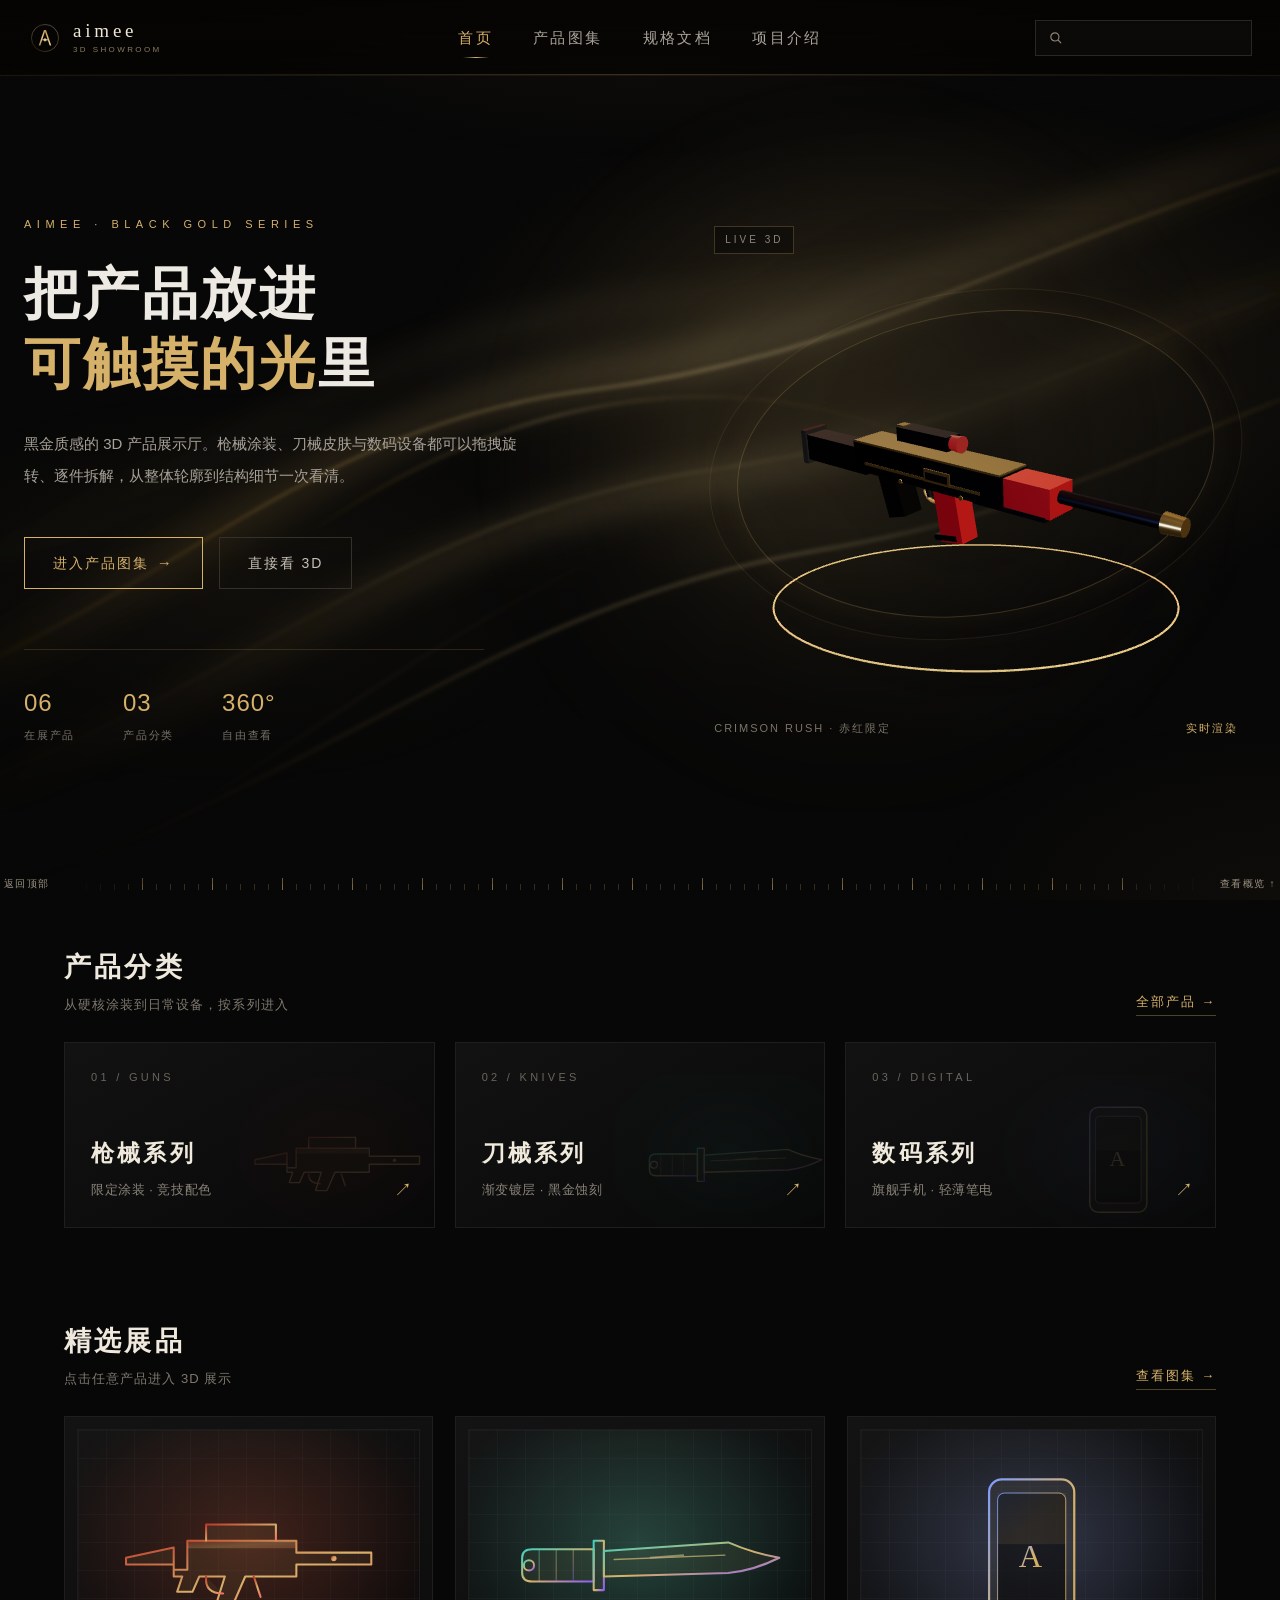
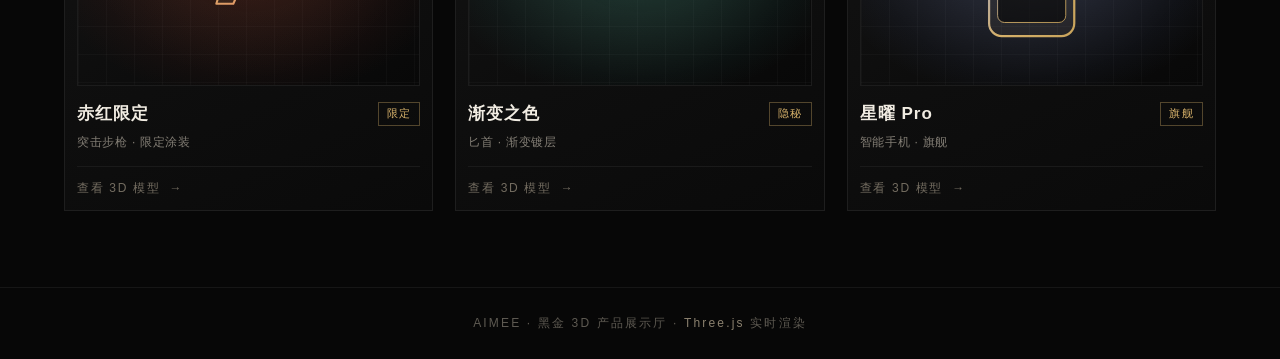
<file: index.html>
<!DOCTYPE html>
<html lang="zh-CN">
<head>
<meta charset="UTF-8">
<meta name="viewport" content="width=device-width, initial-scale=1.0">
<title>AIMEE · 黑金 3D 产品展示</title>
<link rel="stylesheet" href="assets/css/site.css">
</head>
<body id="top">
<div class="nav" id="nav"></div>
<div id="goldParticles" aria-hidden="true"></div>

<div class="hero-aura" aria-hidden="true">
  <div class="aura-glow"></div>
  <svg viewBox="0 0 1440 900" preserveAspectRatio="xMidYMid slice">
    <defs>
      <linearGradient id="silkGold" x1="0" y1="1" x2="1" y2="0">
        <stop offset="0" stop-color="#8A6226" stop-opacity="0"/>
        <stop offset="0.28" stop-color="#C9963F" stop-opacity="0.6"/>
        <stop offset="0.62" stop-color="#F3D99B" stop-opacity="0.95"/>
        <stop offset="0.86" stop-color="#B98A3D" stop-opacity="0.35"/>
        <stop offset="1" stop-color="#8A6226" stop-opacity="0"/>
      </linearGradient>
      <linearGradient id="silkFaint" x1="0" y1="1" x2="1" y2="0">
        <stop offset="0" stop-color="#8A6226" stop-opacity="0"/>
        <stop offset="0.5" stop-color="#E2C27F" stop-opacity="0.6"/>
        <stop offset="1" stop-color="#8A6226" stop-opacity="0"/>
      </linearGradient>
      <filter id="silkBlur" x="-20%" y="-20%" width="140%" height="140%">
        <feGaussianBlur stdDeviation="16"/>
      </filter>
      <filter id="silkTiny" x="-10%" y="-10%" width="120%" height="120%">
        <feGaussianBlur stdDeviation="2.2"/>
      </filter>
    </defs>
    <g class="silk-group" fill="none" stroke-linecap="round" filter="url(#silkBlur)">
      <path d="M-160 760 C 220 640 360 420 700 370 C 1010 322 1160 190 1600 80" stroke="url(#silkGold)" stroke-width="44" opacity="0.18"/>
      <path d="M-140 860 C 260 760 430 540 780 480 C 1100 424 1250 300 1600 210" stroke="url(#silkGold)" stroke-width="26" opacity="0.2"/>
      <path d="M-120 620 C 260 520 430 320 760 300 C 1080 280 1240 140 1560 90" stroke="url(#silkFaint)" stroke-width="18" opacity="0.2"/>
    </g>
    <g class="silk-group silk-group-b" fill="none" stroke-linecap="round" filter="url(#silkTiny)">
      <path d="M-120 730 C 220 640 350 430 670 390 C 990 350 1140 210 1580 110" stroke="url(#silkGold)" stroke-width="1.7" opacity="0.7"/>
      <path d="M-100 830 C 280 740 440 520 790 470 C 1100 426 1260 300 1580 230" stroke="url(#silkFaint)" stroke-width="1.2" opacity="0.6"/>
      <path d="M-80 940 C 360 830 540 610 900 550 C 1200 500 1340 380 1580 330" stroke="url(#silkGold)" stroke-width="2" opacity="0.5"/>
      <path d="M120 900 C 340 780 520 620 760 520" stroke="url(#silkFaint)" stroke-width="1" opacity="0.45"/>
      <path d="M380 540 C 600 380 850 350 1060 470" stroke="url(#silkGold)" stroke-width="1.3" opacity="0.45"/>
    </g>
  </svg>
</div>

<header class="hero">
  <div class="hero-copy">
    <p class="eyebrow">AIMEE · BLACK GOLD SERIES</p>
    <h1>把产品放进<br><em>可触摸的光</em>里</h1>
    <p class="lead">黑金质感的 3D 产品展示厅。枪械涂装、刀械皮肤与数码设备都可以拖拽旋转、逐件拆解，从整体轮廓到结构细节一次看清。</p>
    <div class="hero-actions">
      <a class="btn" href="gallery.html">进入产品图集 <span class="arrow">→</span></a>
      <a class="btn ghost" href="show3d.html?id=knife-dragon">直接看 3D</a>
    </div>
    <div class="hero-stats">
      <div><strong>06</strong><span>在展产品</span></div>
      <div><strong>03</strong><span>产品分类</span></div>
      <div><strong>360°</strong><span>自由查看</span></div>
    </div>
  </div>

  <div class="hero-stage">
    <span class="stage-tag">LIVE 3D</span>
    <div class="stage-orbit"></div>
    <div class="stage-orbit orbit-2"></div>
    <div id="heroCanvas" style="position:absolute;inset:0"></div>
    <div class="stage-foot"><span>CRIMSON RUSH · 赤红限定</span><b>实时渲染</b></div>
  </div>

  <div class="hero-ruler">
    <a class="ruler-side" href="#top">返回顶部</a>
    <div class="ruler-ticks" aria-hidden="true"></div>
    <a class="ruler-side" href="#collection">查看概览 ↑</a>
  </div>
</header>

<section class="section" id="collection">
  <div class="section-head">
    <div>
      <h2>产品分类</h2>
      <p>从硬核涂装到日常设备，按系列进入</p>
    </div>
    <a class="section-link" href="gallery.html">全部产品 →</a>
  </div>
  <div class="cate-grid">
    <a class="cate-card" href="gun.html">
      <span class="cate-no">01 / GUNS</span>
      <div>
        <h3>枪械系列</h3>
        <p>限定涂装 · 竞技配色</p>
      </div>
      <span class="cate-arrow">↗</span>
      <div class="cate-art" data-cate-art="gun"></div>
    </a>
    <a class="cate-card" href="knife.html">
      <span class="cate-no">02 / KNIVES</span>
      <div>
        <h3>刀械系列</h3>
        <p>渐变镀层 · 黑金蚀刻</p>
      </div>
      <span class="cate-arrow">↗</span>
      <div class="cate-art" data-cate-art="knife"></div>
    </a>
    <a class="cate-card" href="digital.html">
      <span class="cate-no">03 / DIGITAL</span>
      <div>
        <h3>数码系列</h3>
        <p>旗舰手机 · 轻薄笔电</p>
      </div>
      <span class="cate-arrow">↗</span>
      <div class="cate-art" data-cate-art="digital"></div>
    </a>
  </div>
</section>

<section class="section">
  <div class="section-head">
    <div>
      <h2>精选展品</h2>
      <p>点击任意产品进入 3D 展示</p>
    </div>
    <a class="section-link" href="gallery.html">查看图集 →</a>
  </div>
  <div class="grid cols-3" id="featured"></div>
</section>

<footer class="site-foot">AIMEE · 黑金 3D 产品展示厅 · <em>Three.js</em> 实时渲染</footer>

<script src="assets/js/products.js"></script>
<script src="assets/js/site.js"></script>
<script src="assets/vendor/three.min.js"></script>
<script src="assets/js/models.js"></script>
<script>
(function () {
  'use strict';

  var featured = ['gun-crimson', 'knife-fade', 'phone-aurora']
    .map(function (id) {
      return PRODUCTS.filter(function (p) { return p.id === id; })[0];
    })
    .filter(Boolean);
  document.getElementById('featured').innerHTML = featured.map(Site.card).join('');

  document.querySelectorAll('[data-cate-art]').forEach(function (el) {
    var p = PRODUCTS.filter(function (x) { return x.cate === el.getAttribute('data-cate-art'); })[0];
    if (p) el.innerHTML = productThumb(p);
  });

  /* ---------- 首屏 3D 预览 ---------- */
  var wrap = document.getElementById('heroCanvas');
  if (!wrap || !window.THREE || !window.ModelLab) return;

  var renderer;
  try {
    renderer = new THREE.WebGLRenderer({ antialias: true, alpha: true });
  } catch (e) {
    return;
  }
  renderer.setPixelRatio(Math.min(window.devicePixelRatio || 1, 2));
  renderer.outputEncoding = THREE.sRGBEncoding;
  renderer.toneMapping = THREE.ACESFilmicToneMapping;
  renderer.toneMappingExposure = 1.05;
  wrap.appendChild(renderer.domElement);

  var scene = new THREE.Scene();
  var camera = new THREE.PerspectiveCamera(34, 1, 0.1, 100);
  scene.environment = ModelLab.makeEnvironment(renderer);

  scene.add(new THREE.AmbientLight(0xffffff, 0.4));

  var key = new THREE.DirectionalLight(0xfff1d8, 2.0);
  key.position.set(4, 6, 6);
  scene.add(key);

  var rim = new THREE.DirectionalLight(0xc0392b, 2.2);
  rim.position.set(-6, 3, -4);
  scene.add(rim);

  var fill = new THREE.PointLight(0x9fb4ff, 0.7, 25);
  fill.position.set(-3, -1, 5);
  scene.add(fill);

  var front = new THREE.PointLight(0xffe2b8, 1.0, 22);
  front.position.set(2.5, 1.2, 4.5);
  scene.add(front);

  var stage = new THREE.Group();
  scene.add(stage);

  var model = ModelLab.create('gun', 'crimson', '#c0392b', '#f0725f');
  model.rotation.set(0.16, -0.6, 0);
  stage.add(model);

  var ring = new THREE.Mesh(
    new THREE.TorusGeometry(2.1, 0.01, 8, 120),
    new THREE.MeshStandardMaterial({
      color: 0xD6B16A, metalness: 1, roughness: 0.35,
      emissive: 0xD6B16A, emissiveIntensity: 0.35
    })
  );
  ring.rotation.x = Math.PI / 2;
  ring.position.set(0, -1.25, 0);
  stage.add(ring);

  camera.position.set(1.6, 1.4, 7.6);
  camera.lookAt(0, 0, 0);

  var targetRotY = -0.6;
  var currentRotY = -0.6;
  var time = 0;
  var baseScale = 1;
  var spin = 0;

  function fit() {
    var w = wrap.clientWidth;
    var h = wrap.clientHeight;
    if (!w || !h) return;
    renderer.setSize(w, h, false);
    camera.aspect = w / h;

    var dist = 7.6;
    var visibleH = 2 * dist * Math.tan(THREE.MathUtils.degToRad(17));
    var visibleW = visibleH * camera.aspect;
    baseScale = Math.min(1.15, visibleW / 5.6, visibleH / 2.9);
    stage.scale.setScalar(baseScale);

    camera.updateProjectionMatrix();
  }

  wrap.addEventListener('pointermove', function (e) {
    var r = wrap.getBoundingClientRect();
    targetRotY = -0.6 + ((e.clientX - r.left) / r.width - 0.5) * 1.5;
  });
  wrap.addEventListener('pointerleave', function () {
    targetRotY = -0.6;
  });

  function loop() {
    requestAnimationFrame(loop);
    time += 0.016;

    spin += 0.0035;
    currentRotY += (targetRotY - currentRotY) * 0.05;
    model.rotation.y = currentRotY + spin + Math.sin(time * 0.35) * 0.05;
    model.rotation.x = 0.16 + Math.sin(time * 0.5) * 0.015;

    stage.scale.setScalar(baseScale);
    stage.position.y = Math.sin(time * 0.8) * 0.045;

    renderer.render(scene, camera);
  }

  if (window.ResizeObserver) {
    new ResizeObserver(fit).observe(wrap);
  } else {
    window.addEventListener('resize', fit);
  }

  fit();
  loop();
})();

/* 首页洒金粒子 */
(function () {
  var box = document.getElementById('goldParticles');
  if (!box) return;
  var count = window.innerWidth < 700 ? 32 : 72;
  for (var i = 0; i < count; i++) {
    var p = document.createElement('div');
    var size = 2 + Math.random() * 2;
    p.className = 'gold-particle';
    p.style.width = size + 'px';
    p.style.height = size + 'px';
    p.style.left = Math.random() * 100 + '%';
    p.style.animationDelay = Math.random() * 12 + 's';
    p.style.animationDuration = (9 + Math.random() * 9) + 's';
    box.appendChild(p);
  }
})();
</script>
</body>
</html>
</file>
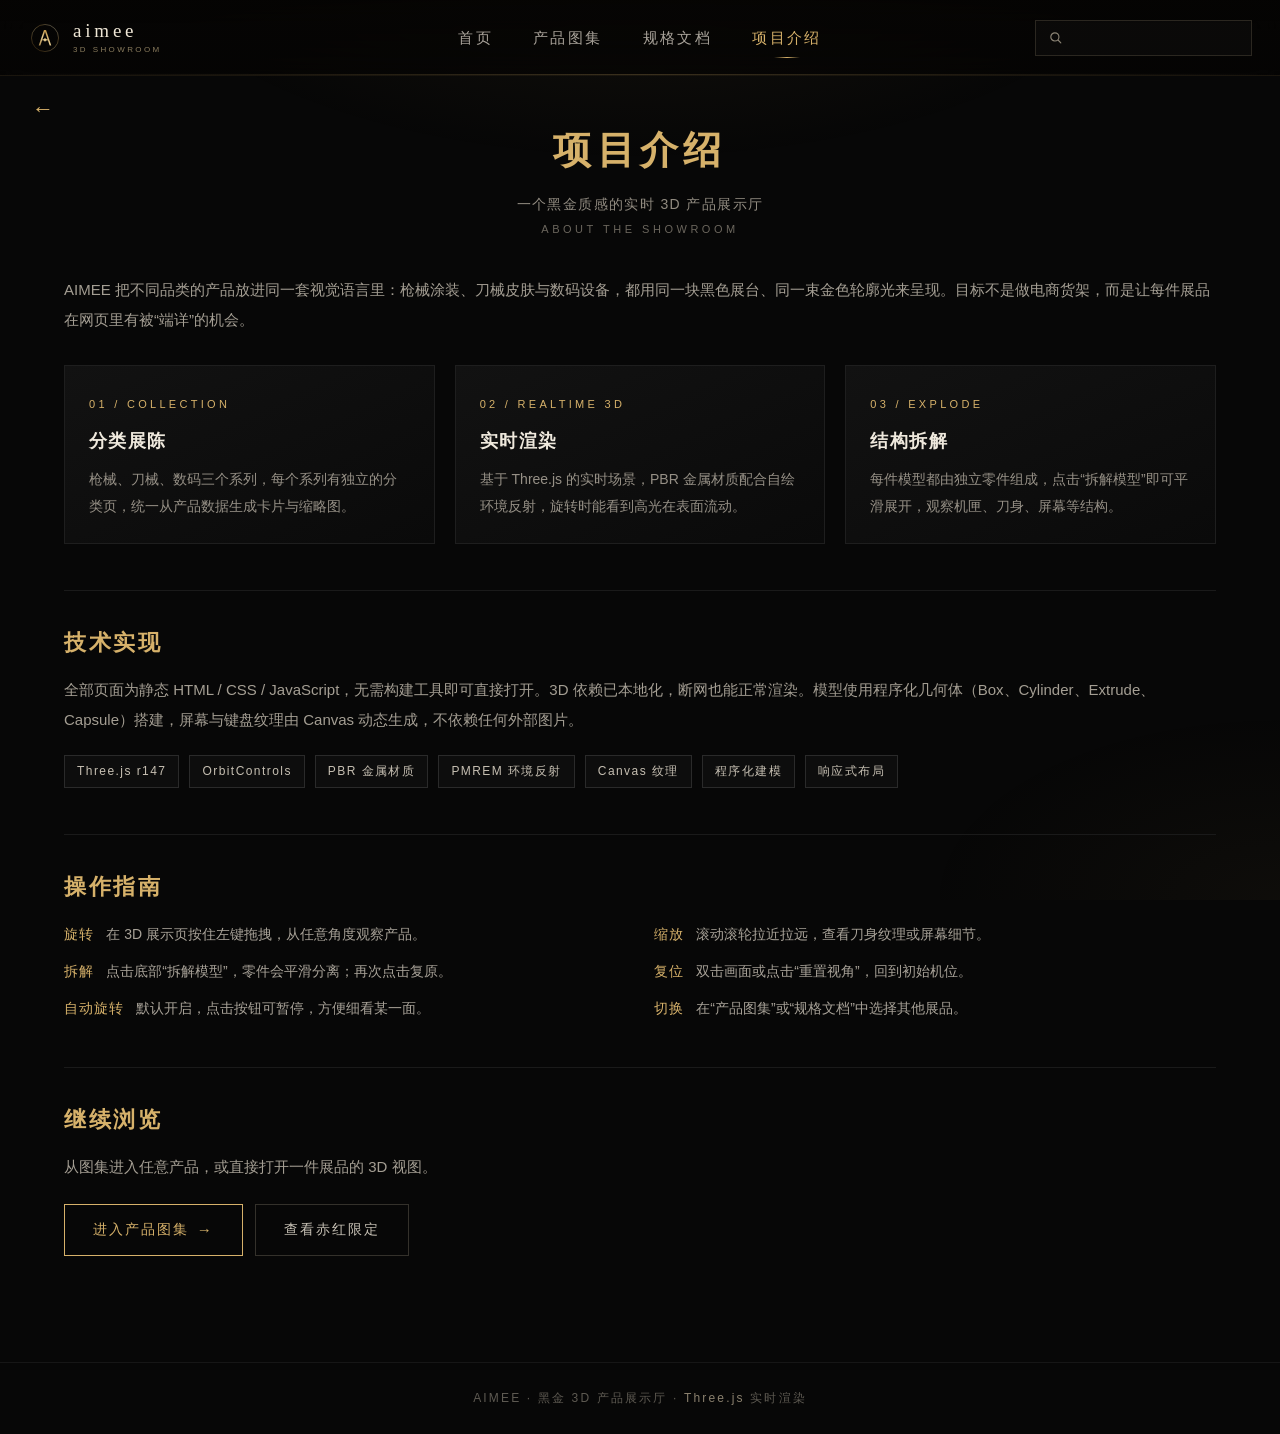
<file: about.html>
<!DOCTYPE html>
<html lang="zh-CN">
<head>
<meta charset="UTF-8">
<meta name="viewport" content="width=device-width, initial-scale=1.0">
<title>项目介绍 · AIMEE</title>
<link rel="stylesheet" href="assets/css/site.css">
</head>
<body>
<div class="nav" id="nav"></div>
<a class="back-btn" href="javascript:history.back()">←</a>

<div class="container">
  <div class="page-head">
    <h2 class="page-title">项目介绍</h2>
    <p class="page-sub">
      一个黑金质感的实时 3D 产品展示厅
      <span class="en">ABOUT THE SHOWROOM</span>
    </p>
  </div>

  <p class="about-text">
    AIMEE 把不同品类的产品放进同一套视觉语言里：枪械涂装、刀械皮肤与数码设备，都用同一块黑色展台、同一束金色轮廓光来呈现。目标不是做电商货架，而是让每件展品在网页里有被“端详”的机会。
  </p>

  <div class="about-grid">
    <div class="about-card">
      <span class="num">01 / COLLECTION</span>
      <h3>分类展陈</h3>
      <p>枪械、刀械、数码三个系列，每个系列有独立的分类页，统一从产品数据生成卡片与缩略图。</p>
    </div>
    <div class="about-card">
      <span class="num">02 / REALTIME 3D</span>
      <h3>实时渲染</h3>
      <p>基于 Three.js 的实时场景，PBR 金属材质配合自绘环境反射，旋转时能看到高光在表面流动。</p>
    </div>
    <div class="about-card">
      <span class="num">03 / EXPLODE</span>
      <h3>结构拆解</h3>
      <p>每件模型都由独立零件组成，点击“拆解模型”即可平滑展开，观察机匣、刀身、屏幕等结构。</p>
    </div>
  </div>

  <div class="about-block">
    <h2>技术实现</h2>
    <p class="about-text">
      全部页面为静态 HTML / CSS / JavaScript，无需构建工具即可直接打开。3D 依赖已本地化，断网也能正常渲染。模型使用程序化几何体（Box、Cylinder、Extrude、Capsule）搭建，屏幕与键盘纹理由 Canvas 动态生成，不依赖任何外部图片。
    </p>
    <div class="tech-tags">
      <span>Three.js r147</span>
      <span>OrbitControls</span>
      <span>PBR 金属材质</span>
      <span>PMREM 环境反射</span>
      <span>Canvas 纹理</span>
      <span>程序化建模</span>
      <span>响应式布局</span>
    </div>
  </div>

  <div class="about-block">
    <h2>操作指南</h2>
    <ul class="guide-list">
      <li><b>旋转</b>在 3D 展示页按住左键拖拽，从任意角度观察产品。</li>
      <li><b>缩放</b>滚动滚轮拉近拉远，查看刀身纹理或屏幕细节。</li>
      <li><b>拆解</b>点击底部“拆解模型”，零件会平滑分离；再次点击复原。</li>
      <li><b>复位</b>双击画面或点击“重置视角”，回到初始机位。</li>
      <li><b>自动旋转</b>默认开启，点击按钮可暂停，方便细看某一面。</li>
      <li><b>切换</b>在“产品图集”或“规格文档”中选择其他展品。</li>
    </ul>
  </div>

  <div class="about-block">
    <h2>继续浏览</h2>
    <p class="about-text">从图集进入任意产品，或直接打开一件展品的 3D 视图。</p>
    <div class="spec-actions">
      <a class="btn" href="gallery.html">进入产品图集 <span class="arrow">→</span></a>
      <a class="btn ghost" href="show3d.html?id=gun-crimson">查看赤红限定</a>
    </div>
  </div>
</div>

<footer class="site-foot">AIMEE · 黑金 3D 产品展示厅 · <em>Three.js</em> 实时渲染</footer>

<script src="assets/js/products.js"></script>
<script src="assets/js/site.js"></script>
</body>
</html>
</file>
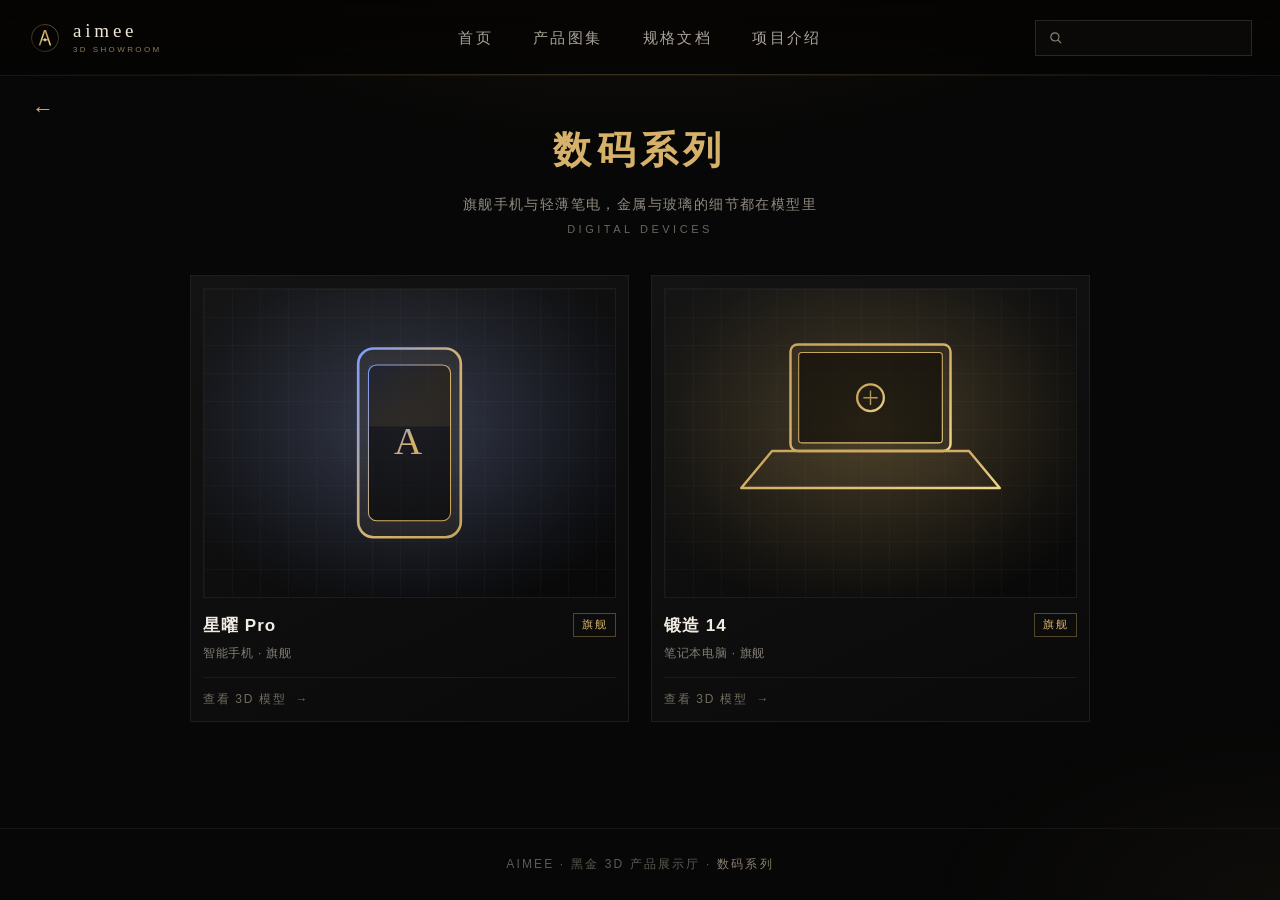
<file: digital.html>
<!DOCTYPE html>
<html lang="zh-CN">
<head>
<meta charset="UTF-8">
<meta name="viewport" content="width=device-width, initial-scale=1.0">
<title>数码系列 · AIMEE</title>
<link rel="stylesheet" href="assets/css/site.css">
</head>
<body>
<div class="nav" id="nav"></div>
<a class="back-btn" href="javascript:history.back()">←</a>

<div class="container">
  <div class="page-head">
    <h2 class="page-title">数码系列</h2>
    <p class="page-sub">
      旗舰手机与轻薄笔电，金属与玻璃的细节都在模型里
      <span class="en">DIGITAL DEVICES</span>
    </p>
  </div>
  <div class="grid two" id="categoryGrid"></div>
</div>

<footer class="site-foot">AIMEE · 黑金 3D 产品展示厅 · <em>数码系列</em></footer>

<script src="assets/js/products.js"></script>
<script src="assets/js/site.js"></script>
<script>
  Site.mountGrid(document.getElementById('categoryGrid'), 'digital');
</script>
</body>
</html>
</file>
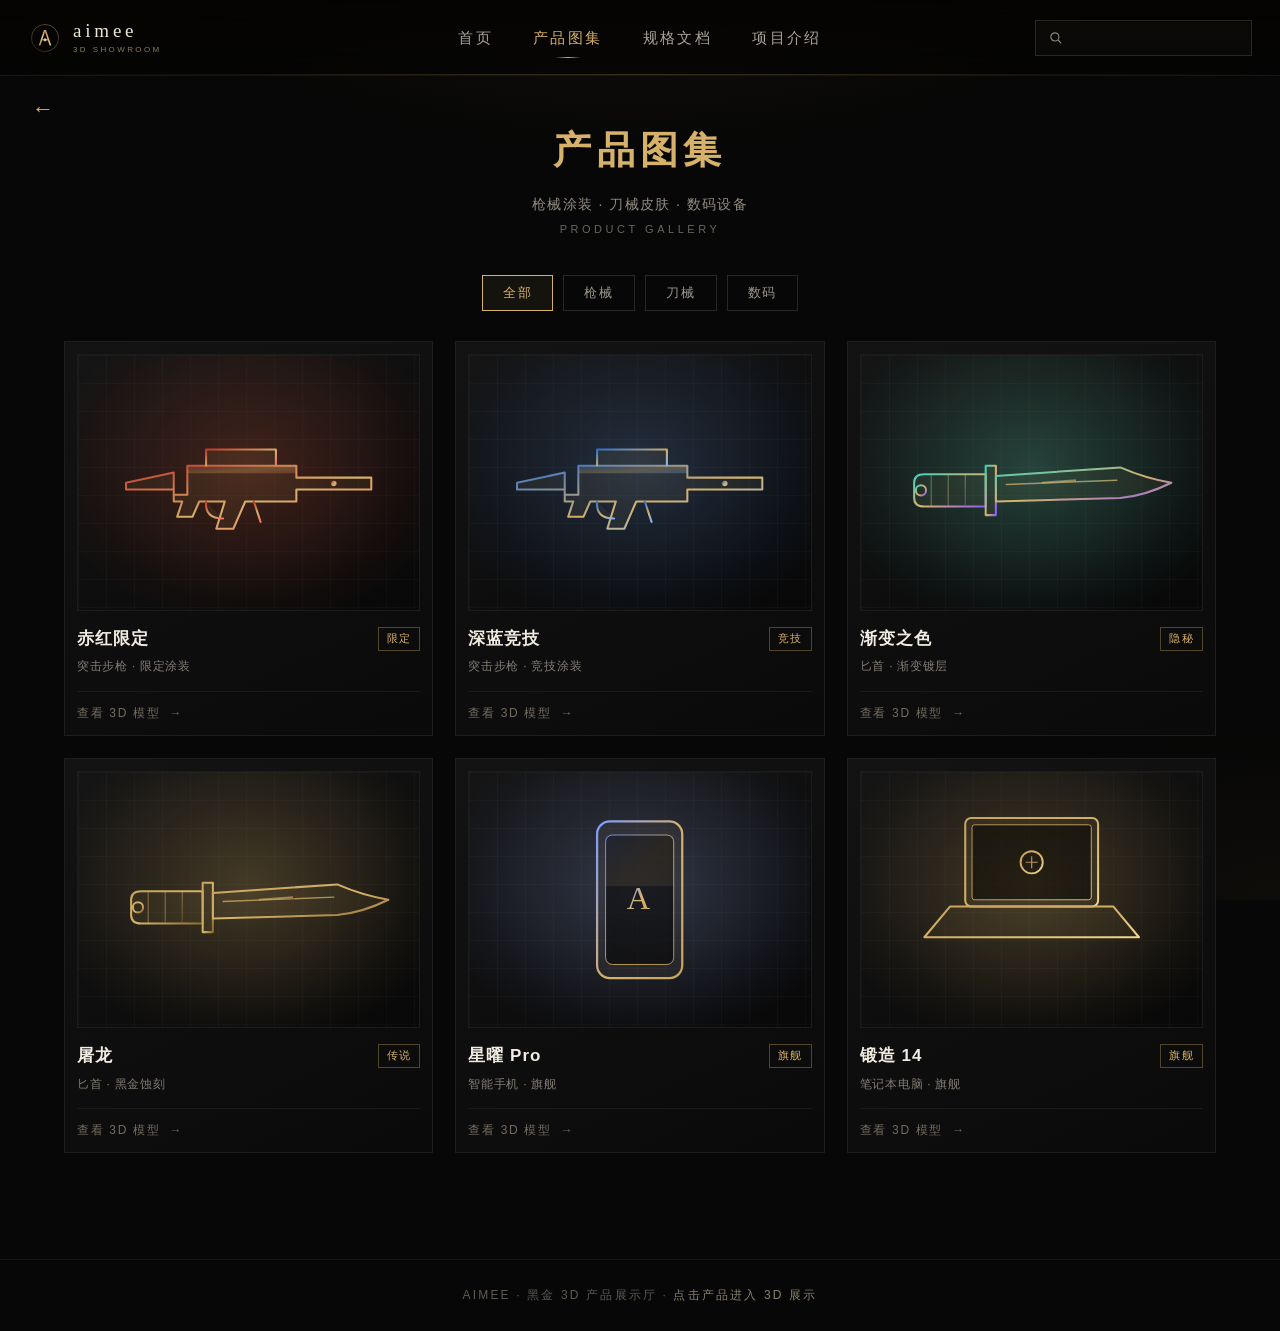
<file: gallery.html>
<!DOCTYPE html>
<html lang="zh-CN">
<head>
<meta charset="UTF-8">
<meta name="viewport" content="width=device-width, initial-scale=1.0">
<title>产品图集 · AIMEE</title>
<link rel="stylesheet" href="assets/css/site.css">
</head>
<body>
<div class="nav" id="nav"></div>
<a class="back-btn" href="javascript:history.back()">←</a>

<div class="container">
  <div class="page-head">
    <h2 class="page-title">产品图集</h2>
    <p class="page-sub">
      枪械涂装 · 刀械皮肤 · 数码设备
      <span class="en">PRODUCT GALLERY</span>
    </p>
  </div>

  <div class="filters" id="filters">
    <button class="filter active" type="button" data-cate="all">全部</button>
    <button class="filter" type="button" data-cate="gun">枪械</button>
    <button class="filter" type="button" data-cate="knife">刀械</button>
    <button class="filter" type="button" data-cate="digital">数码</button>
  </div>

  <div class="grid" id="grid"></div>
</div>

<footer class="site-foot">AIMEE · 黑金 3D 产品展示厅 · <em>点击产品进入 3D 展示</em></footer>

<script src="assets/js/products.js"></script>
<script src="assets/js/site.js"></script>
<script>
(function () {
  'use strict';
  var grid = document.getElementById('grid');
  Site.mountGrid(grid, 'all');

  document.getElementById('filters').addEventListener('click', function (e) {
    var btn = e.target.closest('.filter');
    if (!btn) return;
    document.querySelectorAll('.filter').forEach(function (b) {
      b.classList.toggle('active', b === btn);
    });
    Site.mountGrid(grid, btn.getAttribute('data-cate'));
  });
})();
</script>
</body>
</html>
</file>
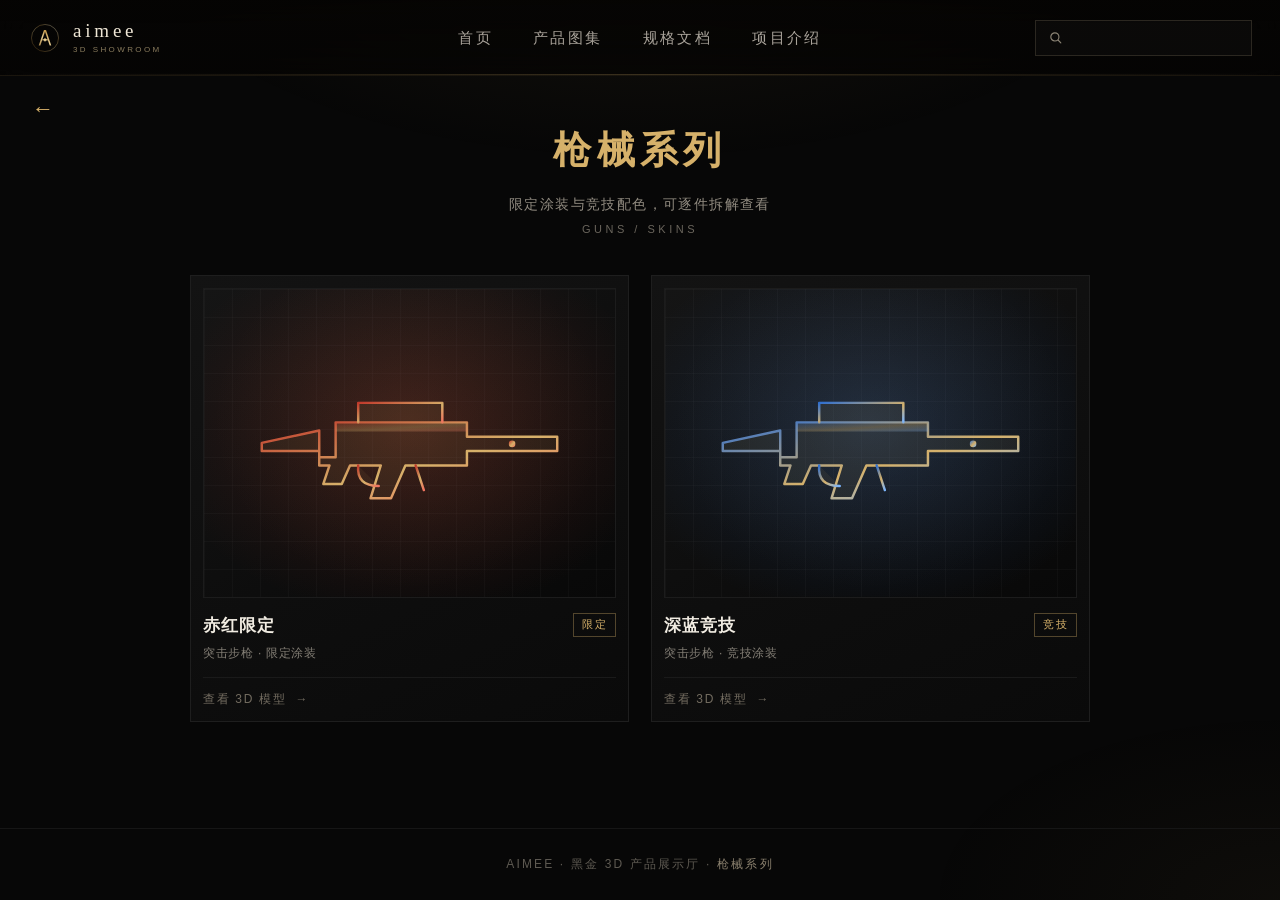
<file: gun.html>
<!DOCTYPE html>
<html lang="zh-CN">
<head>
<meta charset="UTF-8">
<meta name="viewport" content="width=device-width, initial-scale=1.0">
<title>枪械系列 · AIMEE</title>
<link rel="stylesheet" href="assets/css/site.css">
</head>
<body>
<div class="nav" id="nav"></div>
<a class="back-btn" href="javascript:history.back()">←</a>

<div class="container">
  <div class="page-head">
    <h2 class="page-title">枪械系列</h2>
    <p class="page-sub">
      限定涂装与竞技配色，可逐件拆解查看
      <span class="en">GUNS / SKINS</span>
    </p>
  </div>
  <div class="grid two" id="categoryGrid"></div>
</div>

<footer class="site-foot">AIMEE · 黑金 3D 产品展示厅 · <em>枪械系列</em></footer>

<script src="assets/js/products.js"></script>
<script src="assets/js/site.js"></script>
<script>
  Site.mountGrid(document.getElementById('categoryGrid'), 'gun');
</script>
</body>
</html>
</file>
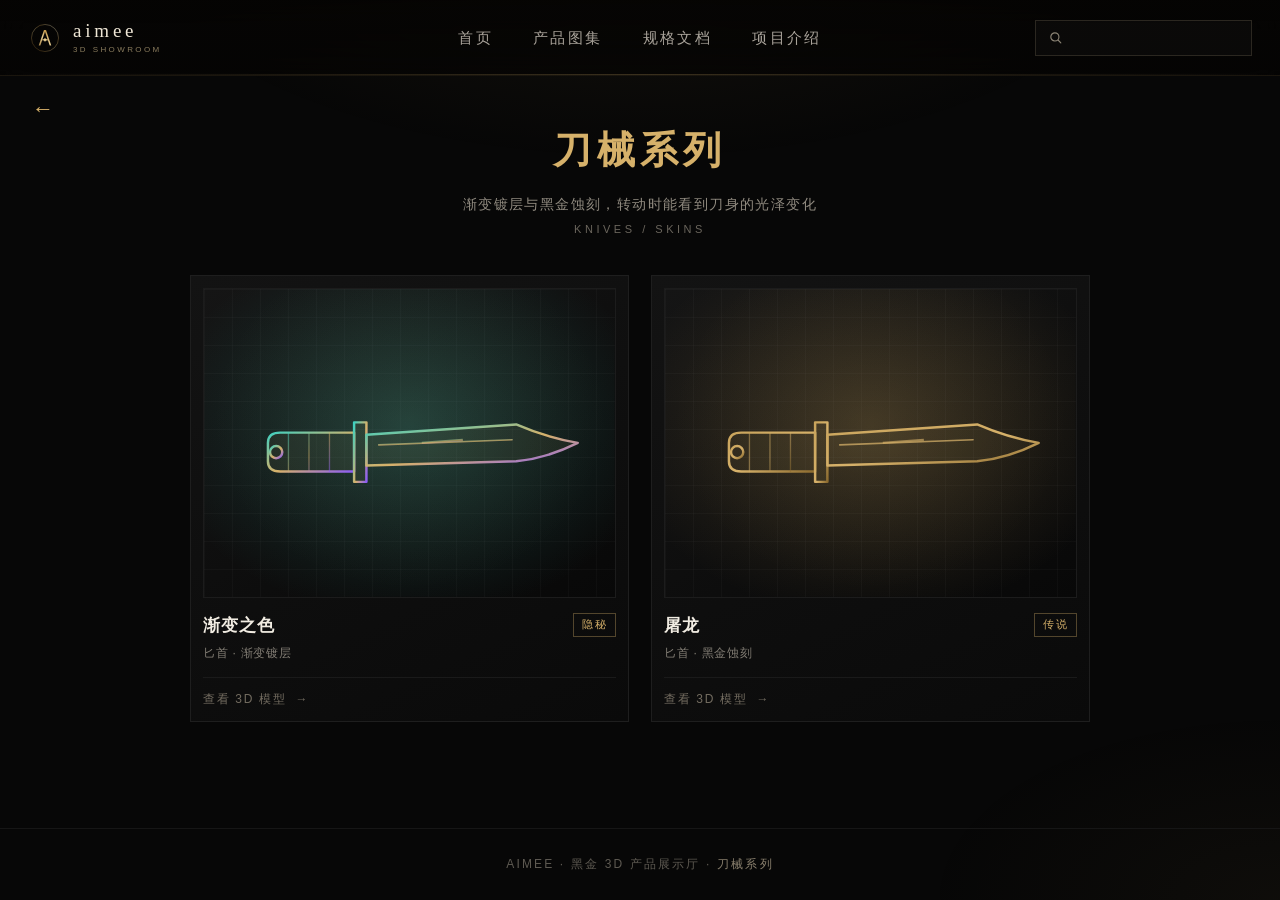
<file: knife.html>
<!DOCTYPE html>
<html lang="zh-CN">
<head>
<meta charset="UTF-8">
<meta name="viewport" content="width=device-width, initial-scale=1.0">
<title>刀械系列 · AIMEE</title>
<link rel="stylesheet" href="assets/css/site.css">
</head>
<body>
<div class="nav" id="nav"></div>
<a class="back-btn" href="javascript:history.back()">←</a>

<div class="container">
  <div class="page-head">
    <h2 class="page-title">刀械系列</h2>
    <p class="page-sub">
      渐变镀层与黑金蚀刻，转动时能看到刀身的光泽变化
      <span class="en">KNIVES / SKINS</span>
    </p>
  </div>
  <div class="grid two" id="categoryGrid"></div>
</div>

<footer class="site-foot">AIMEE · 黑金 3D 产品展示厅 · <em>刀械系列</em></footer>

<script src="assets/js/products.js"></script>
<script src="assets/js/site.js"></script>
<script>
  Site.mountGrid(document.getElementById('categoryGrid'), 'knife');
</script>
</body>
</html>
</file>
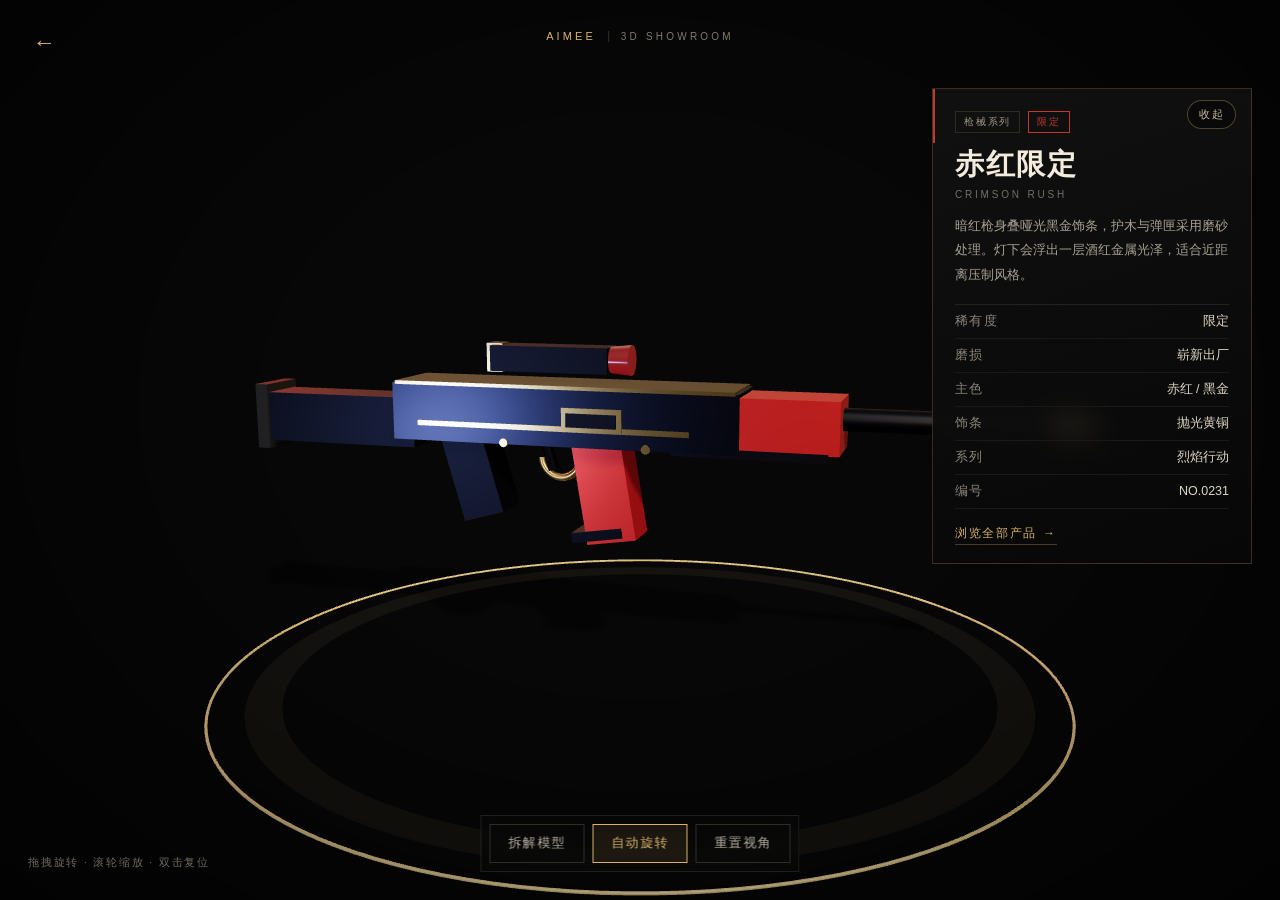
<file: show3d.html>
<!DOCTYPE html>
<html lang="zh-CN">
<head>
<meta charset="UTF-8">
<meta name="viewport" content="width=device-width, initial-scale=1.0">
<title>3D 产品展示</title>
<style>
:root{--gold:#D6B16A;--gold-bright:#F0D78C;--accent:#D6B16A}
*{margin:0;padding:0;box-sizing:border-box}
html,body{width:100%;height:100%;overflow:hidden;background:#070707;font-family:"Microsoft YaHei","PingFang SC",sans-serif;color:#fff;-webkit-font-smoothing:antialiased}
#canvas-box{position:fixed;inset:0;z-index:1}
#canvas-box canvas{display:block;width:100%;height:100%}
.vignette{position:fixed;inset:0;z-index:2;pointer-events:none;background:radial-gradient(ellipse at 50% 45%,transparent 42%,rgba(0,0,0,.62) 100%)}

/* 洒金粒子 */
#goldParticles{position:fixed;inset:0;z-index:2;pointer-events:none;overflow:hidden}
.gold-particle{position:absolute;bottom:-8px;width:3px;height:3px;border-radius:50%;background:var(--gold);box-shadow:0 0 8px rgba(240,215,140,.9);opacity:0;animation:floatUp linear infinite}
@keyframes floatUp{0%{transform:translateY(0) scale(.6);opacity:0}15%{opacity:.85}100%{transform:translateY(-74vh) scale(1.1);opacity:0}}

/* 左上返回 */
.back-btn{position:fixed;top:24px;left:26px;z-index:20;display:flex;align-items:center;justify-content:center;width:36px;height:36px;color:var(--gold);background:transparent;text-decoration:none;font-size:23px;line-height:1;transition:.3s}
.back-btn:hover{color:var(--gold-bright);transform:translateX(-4px)}

/* 顶部品牌 */
.brand{position:fixed;top:30px;left:50%;transform:translateX(-50%);z-index:20;display:flex;align-items:center;gap:12px;font-size:10px;letter-spacing:.32em;color:#807A6E;pointer-events:none;white-space:nowrap}
.brand span{color:var(--gold);letter-spacing:.28em;font-size:11px}
.brand em{font-style:normal;padding-left:12px;border-left:1px solid #332F28}

/* 右侧产品信息 */
.info-panel{position:fixed;top:88px;right:28px;width:320px;z-index:20;padding:22px 22px 18px;background:linear-gradient(160deg,rgba(18,18,18,.92),rgba(8,8,8,.88));border:1px solid rgba(214,177,106,.22);backdrop-filter:blur(12px);-webkit-backdrop-filter:blur(12px);max-height:calc(100vh - 200px);overflow:auto;scrollbar-width:thin;transition:transform .45s cubic-bezier(.4,0,.2,1),opacity .3s}
.info-panel.collapsed{transform:translateX(calc(100% + 40px));opacity:0;pointer-events:none}
.panel-toggle{position:fixed;top:100px;right:44px;z-index:22;padding:6px 11px;border:1px solid rgba(214,177,106,.35);border-radius:999px;background:rgba(8,8,8,.7);backdrop-filter:blur(8px);-webkit-backdrop-filter:blur(8px);color:#CBBF9F;font-family:inherit;font-size:11px;letter-spacing:.12em;cursor:pointer;transition:.3s}
.panel-toggle:hover,.panel-toggle.collapsed{border-color:var(--gold);color:var(--gold)}
.info-panel::before{content:"";position:absolute;left:0;top:0;width:2px;height:54px;background:var(--accent)}
.info-flags{display:flex;gap:8px;margin-bottom:13px}
.flag{font-size:10px;letter-spacing:.18em;color:#9C9486;border:1px solid #2E2B25;padding:3px 8px}
.flag.tag{color:var(--accent);border-color:var(--accent)}
.info-panel h1{font-size:29px;font-weight:600;letter-spacing:.06em;color:#F3ECDD;line-height:1.3}
.info-panel .en{margin-top:5px;font-size:10px;letter-spacing:.28em;color:#747065}
.info-panel .desc{margin-top:14px;font-size:13px;line-height:1.9;color:#A7A093}
.specs{list-style:none;margin-top:16px;border-top:1px solid #24221D}
.specs li{display:flex;align-items:center;justify-content:space-between;gap:14px;padding:8px 0;border-bottom:1px solid #1A1917;font-size:12.5px}
.specs span{color:#8B8478;letter-spacing:.1em;flex:none}
.specs em{font-style:normal;color:#DED5C5;text-align:right}
.info-link{display:inline-flex;align-items:center;gap:6px;margin-top:16px;color:var(--gold);text-decoration:none;font-size:12px;letter-spacing:.14em;padding-bottom:2px;border-bottom:1px solid rgba(214,177,106,.3);transition:.3s}
.info-link:hover{color:var(--gold-bright);border-color:var(--gold-bright)}
.info-link span{transition:transform .3s}
.info-link:hover span{transform:translateX(4px)}

/* 底部提示与控制 */
.hint{position:fixed;left:28px;bottom:30px;z-index:20;font-size:11px;letter-spacing:.16em;color:#6F695F;pointer-events:none}
.ctrl-panel{position:fixed;left:50%;bottom:28px;transform:translateX(-50%);z-index:20;display:flex;gap:8px;padding:8px;background:rgba(8,8,8,.66);border:1px solid #211F1B;backdrop-filter:blur(10px);-webkit-backdrop-filter:blur(10px)}
.ctrl-panel button{padding:10px 18px;border:1px solid #312E27;background:transparent;color:#B7B0A3;font-family:inherit;font-size:12.5px;letter-spacing:.1em;cursor:pointer;transition:.3s;white-space:nowrap}
.ctrl-panel button:hover{border-color:var(--gold);color:var(--gold)}
.ctrl-panel button.on{border-color:var(--gold);color:var(--gold);background:rgba(214,177,106,.09)}

/* 载入层 */
.loading{position:fixed;inset:0;z-index:60;display:flex;flex-direction:column;align-items:center;justify-content:center;gap:18px;background:#070707;transition:opacity .65s ease}
.loading.hide{opacity:0;pointer-events:none}
.loading em{font-style:normal;font-size:11px;letter-spacing:.32em;color:#857E72}
.loader{width:34px;height:34px;border:1px solid rgba(214,177,106,.2);border-top-color:var(--gold);border-radius:50%;animation:spin 1s linear infinite}
@keyframes spin{to{transform:rotate(360deg)}}

@media (max-width:900px){
  .brand{display:none}
  .info-panel{top:auto;right:18px;left:18px;bottom:104px;width:auto;max-height:42vh;padding:16px 16px 14px}
  .info-panel.collapsed{transform:translateY(calc(100% + 24px))}
  .panel-toggle{top:16px;right:16px;padding:7px 12px}
  .info-panel h1{font-size:22px}
  .info-panel .desc{font-size:12px;line-height:1.75;margin-top:10px;display:-webkit-box;-webkit-line-clamp:2;-webkit-box-orient:vertical;overflow:hidden}
  .specs{margin-top:12px}
  .specs li{padding:6px 0;font-size:12px}
  .info-link{margin-top:12px}
  .hint{display:none}
  .ctrl-panel{bottom:16px;gap:6px;padding:6px}
  .ctrl-panel button{padding:9px 12px;font-size:11.5px;letter-spacing:.06em}
  .back-btn{top:16px;left:16px}
}
@media (max-width:420px){
  .ctrl-panel button{padding:8px 9px;font-size:10.5px}
  .info-panel{max-height:34vh}
}
</style>
</head>
<body>
<div id="canvas-box"></div>
<div class="vignette"></div>
<div id="goldParticles"></div>

<a class="back-btn" href="javascript:history.back()" aria-label="返回">←</a>
<div class="brand"><span>AIMEE</span><em>3D SHOWROOM</em></div>

<aside class="info-panel" id="infoPanel">
  <div class="info-flags">
    <span class="flag" id="pCate"></span>
    <span class="flag tag" id="pTag"></span>
  </div>
  <h1 id="pName"></h1>
  <p class="en" id="pEn"></p>
  <p class="desc" id="pDesc"></p>
  <ul class="specs" id="pSpecs"></ul>
  <a class="info-link" href="gallery.html">浏览全部产品 <span>→</span></a>
</aside>
<button class="panel-toggle" id="panelToggle" type="button" aria-controls="infoPanel" aria-expanded="true">收起</button>

<div class="hint">拖拽旋转 · 滚轮缩放 · 双击复位</div>

<div class="ctrl-panel">
  <button id="splitBtn" type="button">拆解模型</button>
  <button id="rotateBtn" type="button" class="on">自动旋转</button>
  <button id="resetBtn" type="button">重置视角</button>
</div>

<div class="loading" id="loading">
  <span class="loader"></span>
  <em>正在载入模型</em>
</div>

<script src="assets/vendor/three.min.js"></script>
<script src="assets/vendor/OrbitControls.js"></script>
<script src="assets/js/products.js"></script>
<script src="assets/js/models.js"></script>
<script>
(function () {
  'use strict';

  /* ---------- 解析产品 ---------- */
  var params = new URLSearchParams(location.search);
  var product = PRODUCTS.filter(function (p) { return p.id === params.get('id'); })[0];
  if (!product) {
    var name = params.get('name');
    var cate = params.get('cate');
    product = PRODUCTS.filter(function (p) { return name && p.name === name; })[0] ||
      PRODUCTS.filter(function (p) { return cate && p.cate === cate; })[0] ||
      PRODUCTS[0];
  }

  document.title = product.name + ' · 3D 产品展示';
  document.documentElement.style.setProperty('--accent', product.accent);

  document.getElementById('pCate').textContent = product.cateLabel;
  document.getElementById('pTag').textContent = product.tag;
  document.getElementById('pName').textContent = product.name;
  document.getElementById('pEn').textContent = product.en;
  document.getElementById('pDesc').textContent = product.desc;
  document.getElementById('pSpecs').innerHTML = product.specs.map(function (s) {
    return '<li><span>' + s[0] + '</span><em>' + s[1] + '</em></li>';
  }).join('');

  /* ---------- 信息卡片收起 / 展开 ---------- */
  var infoPanel = document.getElementById('infoPanel');
  var panelToggle = document.getElementById('panelToggle');
  panelToggle.addEventListener('click', function () {
    var collapsed = infoPanel.classList.toggle('collapsed');
    panelToggle.classList.toggle('collapsed', collapsed);
    panelToggle.setAttribute('aria-expanded', String(!collapsed));
    panelToggle.textContent = collapsed ? '产品信息' : '收起';
  });

  var loading = document.getElementById('loading');

  /* ---------- 渲染器 ---------- */
  var renderer;
  try {
    renderer = new THREE.WebGLRenderer({ antialias: true });
  } catch (err) {
    loading.innerHTML = '<em>当前浏览器无法启用 WebGL</em>';
    return;
  }

  var box = document.getElementById('canvas-box');
  renderer.setPixelRatio(Math.min(window.devicePixelRatio || 1, 2));
  renderer.setSize(window.innerWidth, window.innerHeight);
  renderer.outputEncoding = THREE.sRGBEncoding;
  renderer.toneMapping = THREE.ACESFilmicToneMapping;
  renderer.toneMappingExposure = 1.0;
  renderer.shadowMap.enabled = true;
  renderer.shadowMap.type = THREE.PCFSoftShadowMap;
  box.appendChild(renderer.domElement);

  var scene = new THREE.Scene();
  scene.background = new THREE.Color(0x070707);
  scene.fog = new THREE.Fog(0x070707, 16, 36);

  var camera = new THREE.PerspectiveCamera(42, window.innerWidth / window.innerHeight, 0.05, 200);

  var controls = new THREE.OrbitControls(camera, renderer.domElement);
  controls.enableDamping = true;
  controls.dampingFactor = 0.06;
  controls.enablePan = false;
  controls.rotateSpeed = 0.75;
  controls.zoomSpeed = 0.8;
  controls.minPolarAngle = Math.PI * 0.1;
  controls.maxPolarAngle = Math.PI * 0.56;
  controls.autoRotate = true;
  controls.autoRotateSpeed = 0.9;

  scene.environment = ModelLab.makeEnvironment(renderer);

  var accentHex = new THREE.Color(product.accent).getHex();

  scene.add(new THREE.AmbientLight(0xffffff, 0.45));

  var keyLight = new THREE.DirectionalLight(0xfff1d8, 2.1);
  keyLight.position.set(4, 7, 6);
  keyLight.castShadow = true;
  keyLight.shadow.mapSize.set(1024, 1024);
  keyLight.shadow.camera.near = 1;
  keyLight.shadow.camera.far = 40;
  keyLight.shadow.camera.left = -9;
  keyLight.shadow.camera.right = 9;
  keyLight.shadow.camera.top = 9;
  keyLight.shadow.camera.bottom = -9;
  keyLight.shadow.bias = -0.0006;
  scene.add(keyLight);

  var rimLight = new THREE.DirectionalLight(accentHex, 2.4);
  rimLight.position.set(-6, 3, -5);
  scene.add(rimLight);

  var fillLight = new THREE.PointLight(0x9fb4ff, 1.1, 30);
  fillLight.position.set(-4, -1, 6);
  scene.add(fillLight);

  var frontLight = new THREE.PointLight(0xffe2b8, 1.1, 26);
  frontLight.position.set(3, 1.6, 5);
  scene.add(frontLight);

  var groundMat = new THREE.ShadowMaterial({ opacity: 0.36 });
  var ground = new THREE.Mesh(new THREE.PlaneGeometry(60, 60), groundMat);
  ground.rotation.x = -Math.PI / 2;
  ground.receiveShadow = true;
  scene.add(ground);

  /* ---------- 模型与展台 ---------- */
  var model = ModelLab.create(product.model.kind, product.model.variant, product.accent, product.accent2);
  scene.add(model);

  var bounds = new THREE.Box3().setFromObject(model);
  var size = bounds.getSize(new THREE.Vector3());
  var center = bounds.getCenter(new THREE.Vector3());
  var maxDim = Math.max(size.x, size.y, size.z);

  var floorY = bounds.min.y - maxDim * 0.16;
  ground.position.y = floorY;

  var ringRadius = Math.max(size.x, size.z) * 0.5;
  var ring = new THREE.Mesh(
    new THREE.TorusGeometry(ringRadius, 0.008, 8, 140),
    new THREE.MeshStandardMaterial({
      color: 0xD6B16A, metalness: 1, roughness: 0.35,
      emissive: 0xD6B16A, emissiveIntensity: 0.4
    })
  );
  ring.rotation.x = Math.PI / 2;
  ring.position.set(center.x, floorY + 0.004, center.z);
  scene.add(ring);

  var glowRing = new THREE.Mesh(
    new THREE.RingGeometry(ringRadius * 0.84, ringRadius * 0.92, 96),
    new THREE.MeshBasicMaterial({
      color: 0xD6B16A, transparent: true, opacity: 0.05,
      side: THREE.DoubleSide, depthWrite: false
    })
  );
  glowRing.rotation.x = -Math.PI / 2;
  glowRing.position.set(center.x, floorY + 0.002, center.z);
  scene.add(glowRing);

  /* ---------- 视角 ---------- */
  var homePos = new THREE.Vector3();
  var homeTarget = new THREE.Vector3();

  (function frameModel() {
    var dist = maxDim * 1.25 + 0.6;
    var aspect = window.innerWidth / window.innerHeight;
    if (aspect < 0.9) dist *= 1.18;

    homeTarget.set(center.x, center.y - size.y * 0.02, center.z);
    homePos.set(
      center.x + dist * 0.3,
      center.y + size.y * 0.5 + maxDim * 0.12,
      center.z + dist * 0.95
    );

    camera.near = Math.max(maxDim / 200, 0.02);
    camera.far = maxDim * 60;
    camera.updateProjectionMatrix();
    camera.position.copy(homePos);
    controls.target.copy(homeTarget);
    controls.minDistance = maxDim * 0.62;
    controls.maxDistance = maxDim * 4;
    controls.update();
  })();

  /* ---------- 拆解 ---------- */
  var parts = model.children.filter(function (o) {
    return o.userData && o.userData.explode;
  });
  var explode = 0;
  var explodeTarget = 0;

  function applyExplode(t) {
    parts.forEach(function (o) {
      o.position.copy(o.userData.base).addScaledVector(o.userData.explode, t * 0.55);
    });
  }

  /* ---------- 相机复位 ---------- */
  var camAnim = null;

  function resetView() {
    var to = homePos.clone().sub(homeTarget)
      .multiplyScalar(1 + explode * 0.5)
      .add(homeTarget);
    camAnim = {
      from: camera.position.clone(),
      to: to,
      targetFrom: controls.target.clone(),
      targetTo: homeTarget.clone(),
      t: 0
    };
  }

  function stepCamera(dt) {
    if (!camAnim) return;
    camAnim.t = Math.min(1, camAnim.t + dt * 2.4);
    var e = 1 - Math.pow(1 - camAnim.t, 3);
    camera.position.lerpVectors(camAnim.from, camAnim.to, e);
    controls.target.lerpVectors(camAnim.targetFrom, camAnim.targetTo, e);
    if (camAnim.t >= 1) camAnim = null;
  }

  controls.addEventListener('start', function () { camAnim = null; });

  /* ---------- 交互 ---------- */
  var splitBtn = document.getElementById('splitBtn');
  var rotateBtn = document.getElementById('rotateBtn');
  var resetBtn = document.getElementById('resetBtn');

  splitBtn.addEventListener('click', function () {
    explodeTarget = explodeTarget > 0.5 ? 0 : 1;
    splitBtn.textContent = explodeTarget > 0.5 ? '组装模型' : '拆解模型';
    splitBtn.classList.toggle('on', explodeTarget > 0.5);
  });

  rotateBtn.addEventListener('click', function () {
    controls.autoRotate = !controls.autoRotate;
    rotateBtn.classList.toggle('on', controls.autoRotate);
  });

  resetBtn.addEventListener('click', resetView);
  renderer.domElement.addEventListener('dblclick', resetView);

  /* ---------- 主循环 ---------- */
  var clock = new THREE.Clock();
  var elapsed = 0;

  function animate() {
    requestAnimationFrame(animate);
    var dt = Math.min(clock.getDelta(), 0.05);
    elapsed += dt;

    var prevExplode = explode;
    explode += (explodeTarget - explode) * Math.min(1, dt * 6.5);
    if (Math.abs(explodeTarget - explode) < 0.0015) explode = explodeTarget;
    applyExplode(explode);

    /* 拆解时把相机同步后拉，避免零件飞出画面 */
    if (!camAnim && Math.abs(explode - prevExplode) > 0.00001) {
      var ratio = (1 + explode * 0.5) / (1 + prevExplode * 0.5);
      camera.position.sub(controls.target).multiplyScalar(ratio).add(controls.target);
    }

    stepCamera(dt);

    glowRing.material.opacity = 0.045 + Math.sin(elapsed * 1.4) * 0.022;

    controls.update();
    renderer.render(scene, camera);
  }

  animate();

  window.addEventListener('resize', function () {
    camera.aspect = window.innerWidth / window.innerHeight;
    camera.updateProjectionMatrix();
    renderer.setSize(window.innerWidth, window.innerHeight);
  });

  /* ---------- 载入完成 ---------- */
  setTimeout(function () {
    loading.classList.add('hide');
  }, 420);

  /* ---------- 洒金粒子 ---------- */
  var particleBox = document.getElementById('goldParticles');
  var count = window.innerWidth < 700 ? 26 : 56;
  for (var i = 0; i < count; i++) {
    var p = document.createElement('div');
    p.className = 'gold-particle';
    p.style.left = Math.random() * 100 + '%';
    p.style.animationDelay = Math.random() * 8 + 's';
    p.style.animationDuration = (7 + Math.random() * 7) + 's';
    p.style.opacity = 0;
    particleBox.appendChild(p);
  }
})();
</script>
</body>
</html>
</file>
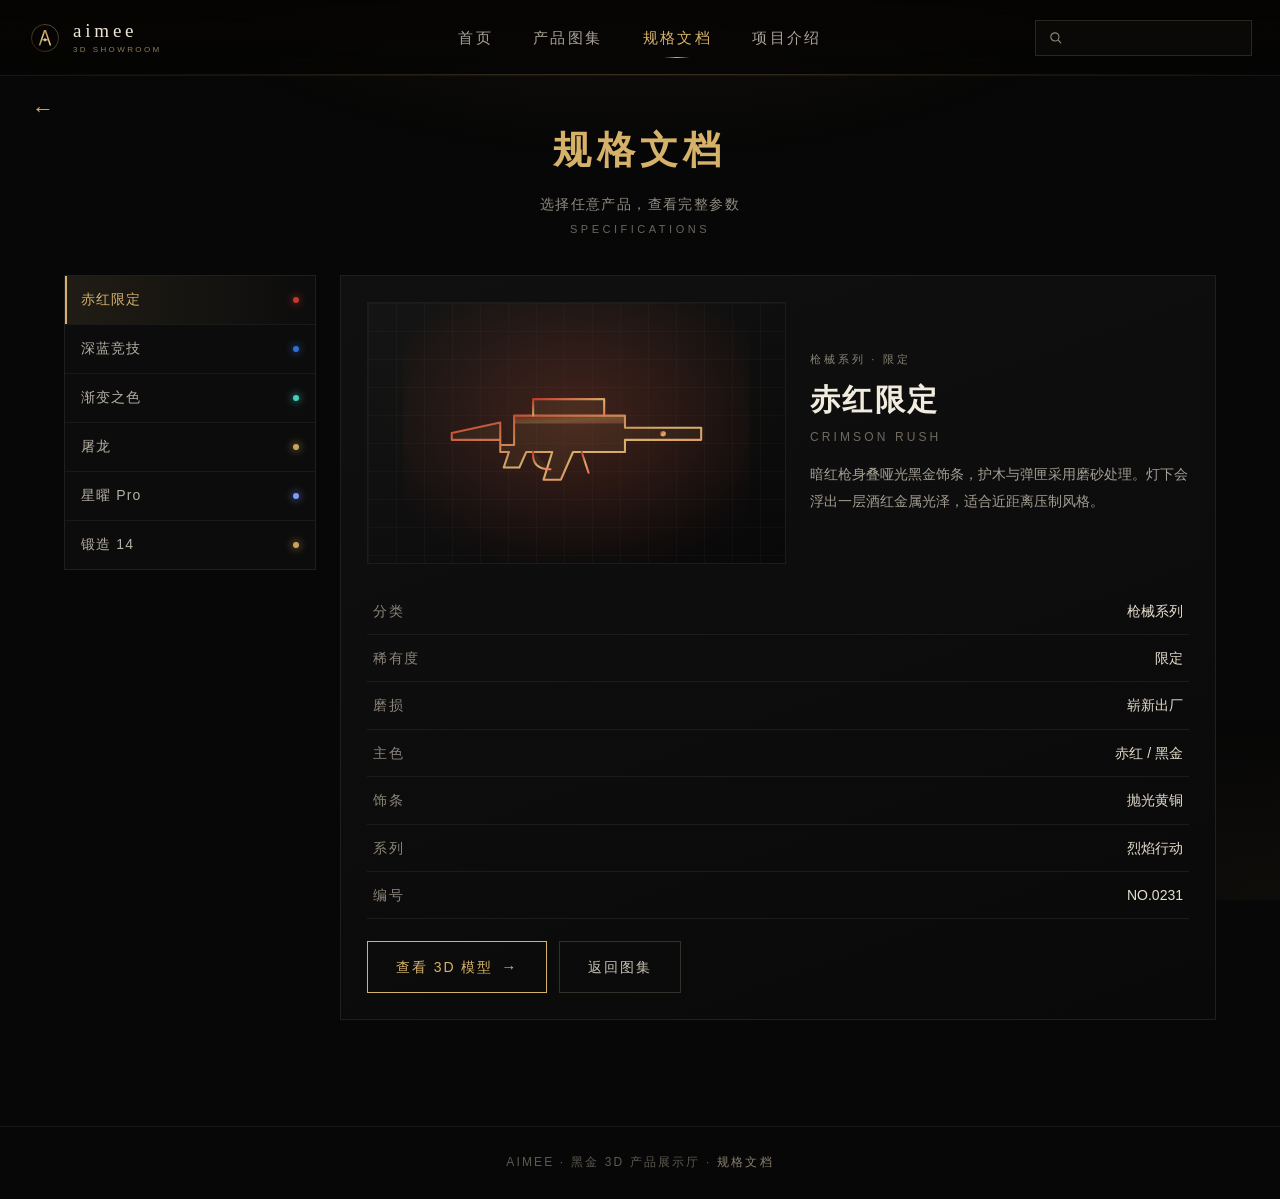
<file: spec.html>
<!DOCTYPE html>
<html lang="zh-CN">
<head>
<meta charset="UTF-8">
<meta name="viewport" content="width=device-width, initial-scale=1.0">
<title>规格文档 · AIMEE</title>
<link rel="stylesheet" href="assets/css/site.css">
</head>
<body>
<div class="nav" id="nav"></div>
<a class="back-btn" href="javascript:history.back()">←</a>

<div class="container">
  <div class="page-head">
    <h2 class="page-title">规格文档</h2>
    <p class="page-sub">
      选择任意产品，查看完整参数
      <span class="en">SPECIFICATIONS</span>
    </p>
  </div>

  <div class="spec-layout">
    <div class="spec-list" id="specList"></div>
    <div class="spec-panel" id="specPanel"></div>
  </div>
</div>

<footer class="site-foot">AIMEE · 黑金 3D 产品展示厅 · <em>规格文档</em></footer>

<script src="assets/js/products.js"></script>
<script src="assets/js/site.js"></script>
<script>
(function () {
  'use strict';

  var listEl = document.getElementById('specList');
  var panelEl = document.getElementById('specPanel');
  var currentId = new URLSearchParams(location.search).get('id');

  listEl.innerHTML = PRODUCTS.map(function (p) {
    return '<button type="button" data-id="' + p.id + '" style="--c:' + p.accent + '">' +
      '<span>' + p.name + '</span><i class="dot"></i>' +
      '</button>';
  }).join('');

  function render(id) {
    var product = PRODUCTS.filter(function (p) { return p.id === id; })[0] || PRODUCTS[0];

    listEl.querySelectorAll('button').forEach(function (b) {
      b.classList.toggle('active', b.getAttribute('data-id') === product.id);
    });

    panelEl.innerHTML =
      '<div class="spec-top">' +
        '<div class="thumb">' + productThumb(product) + '</div>' +
        '<div class="spec-info">' +
          '<div class="kicker">' + product.cateLabel + ' · ' + product.tag + '</div>' +
          '<h2>' + product.name + '</h2>' +
          '<div class="en">' + product.en + '</div>' +
          '<p class="desc">' + product.desc + '</p>' +
        '</div>' +
      '</div>' +
      '<table class="spec-table">' +
        '<tr><td>分类</td><td>' + product.cateLabel + '</td></tr>' +
        product.specs.map(function (s) {
          return '<tr><td>' + s[0] + '</td><td>' + s[1] + '</td></tr>';
        }).join('') +
      '</table>' +
      '<div class="spec-actions">' +
        '<a class="btn" href="show3d.html?id=' + product.id + '">查看 3D 模型 <span class="arrow">→</span></a>' +
        '<a class="btn ghost" href="gallery.html">返回图集</a>' +
      '</div>';

    try {
      history.replaceState(null, '', '?id=' + product.id);
    } catch (err) {
      /* file:// 下可能受限，忽略即可 */
    }
  }

  listEl.addEventListener('click', function (e) {
    var btn = e.target.closest('button');
    if (btn) render(btn.getAttribute('data-id'));
  });

  render(currentId);
})();
</script>
</body>
</html>
</file>
<file: assets/css/site.css>
:root {
  --gold: #D6B16A;
  --gold-bright: #F0D78C;
  --gold-deep: #C89B3C;
  --bg: #070707;
  --panel: #0E0E0E;
  --line: #1E1E1E;
  --text: #EDEAE3;
  --muted: #918B80;
  --accent: #D6B16A;
}

* {
  margin: 0;
  padding: 0;
  box-sizing: border-box;
}

html {
  scroll-behavior: smooth;
}

body {
  background: var(--bg);
  color: var(--text);
  font-family: "Microsoft YaHei", "PingFang SC", "Hiragino Sans GB", sans-serif;
  -webkit-font-smoothing: antialiased;
  line-height: 1.6;
  min-height: 100vh;
}

body::before {
  content: "";
  position: fixed;
  inset: 0;
  pointer-events: none;
  z-index: 0;
  background:
    radial-gradient(ellipse 60% 40% at 50% -10%, rgba(214, 177, 106, 0.08), transparent 70%),
    radial-gradient(ellipse 40% 30% at 100% 100%, rgba(214, 177, 106, 0.04), transparent 70%);
}

a {
  color: inherit;
}

/* ---------- 洒金粒子 ---------- */
#goldParticles {
  position: fixed;
  inset: 0;
  z-index: 2;
  pointer-events: none;
  overflow: hidden;
}

.gold-particle {
  position: absolute;
  bottom: -8px;
  width: 3px;
  height: 3px;
  border-radius: 50%;
  background: var(--gold);
  box-shadow: 0 0 8px rgba(240, 215, 140, 0.9);
  opacity: 0;
  animation: goldFloat linear infinite;
}

@keyframes goldFloat {
  0% {
    transform: translateY(0) scale(0.6);
    opacity: 0;
  }
  15% {
    opacity: 0.8;
  }
  100% {
    transform: translateY(-78vh) scale(1.1);
    opacity: 0;
  }
}

/* ---------- 导航 ---------- */
.nav {
  position: fixed;
  top: 0;
  left: 0;
  width: 100%;
  height: 76px;
  z-index: 99;
  background: linear-gradient(180deg, rgba(5, 4, 3, 0.92), rgba(5, 4, 3, 0.7));
  backdrop-filter: blur(16px);
  -webkit-backdrop-filter: blur(16px);
  border-bottom: 1px solid rgba(214, 177, 106, 0.1);
}

.nav::after {
  content: "";
  position: absolute;
  left: 0;
  right: 0;
  bottom: 0;
  height: 1px;
  background: linear-gradient(90deg, transparent, rgba(214, 177, 106, 0.45), transparent);
  opacity: 0.55;
}

.nav-inner {
  height: 100%;
  max-width: 1280px;
  margin: 0 auto;
  padding: 0 28px;
  display: grid;
  grid-template-columns: 1fr auto 1fr;
  align-items: center;
  gap: 28px;
}

.brand {
  justify-self: start;
  display: flex;
  align-items: center;
  gap: 11px;
  text-decoration: none;
  color: #EFE7D6;
  min-width: 0;
}

.brand-mark {
  display: flex;
  width: 34px;
  height: 34px;
  color: var(--gold);
  flex: none;
}

.brand-mark svg {
  width: 100%;
  height: 100%;
}

.brand-name {
  font-family: Georgia, "Times New Roman", serif;
  font-size: 19px;
  font-weight: 400;
  letter-spacing: 0.2em;
  line-height: 1.1;
  white-space: nowrap;
}

.brand-name em {
  display: block;
  font-family: "Helvetica Neue", Arial, sans-serif;
  font-style: normal;
  font-size: 8px;
  font-weight: 400;
  letter-spacing: 0.3em;
  color: #8A7C5E;
  margin-top: 4px;
}

.nav-links {
  display: flex;
  align-items: center;
  justify-content: center;
  gap: 36px;
  min-width: 0;
}

.nav-links a {
  position: relative;
  color: #A9A39A;
  text-decoration: none;
  font-size: 15px;
  letter-spacing: 0.16em;
  padding: 10px 2px;
  white-space: nowrap;
  transition: color 0.3s ease;
}

.nav-links a::after {
  content: "";
  position: absolute;
  left: 50%;
  bottom: 2px;
  width: 26px;
  height: 1px;
  background: linear-gradient(90deg, transparent, var(--gold), transparent);
  transform: translateX(-50%) scaleX(0);
  transition: transform 0.35s ease;
}

.nav-links a:hover {
  color: #E6DCC8;
}

.nav-links a.active {
  color: var(--gold);
}

.nav-links a.active::after {
  transform: translateX(-50%) scaleX(1);
}

/* 搜索 */
.nav-search {
  position: relative;
  justify-self: end;
  display: flex;
  align-items: center;
  gap: 8px;
  height: 36px;
  min-width: 0;
  padding: 0 12px;
  border: 1px solid #2B2720;
  background: rgba(255, 255, 255, 0.02);
  transition: border-color 0.3s, background 0.3s, box-shadow 0.3s;
}

.nav-search:focus-within {
  border-color: rgba(214, 177, 106, 0.65);
  background: rgba(214, 177, 106, 0.05);
  box-shadow: 0 0 0 3px rgba(214, 177, 106, 0.05);
}

.nav-search .search-icon {
  width: 15px;
  height: 15px;
  color: #8D8576;
  flex: none;
}

.nav-search input {
  width: 168px;
  min-width: 0;
  border: 0;
  outline: 0;
  background: transparent;
  color: #E7DFD0;
  font-family: inherit;
  font-size: 12.5px;
  letter-spacing: 0.06em;
}

.nav-search input::placeholder {
  color: #6F695D;
}

.nav-search input::-webkit-search-cancel-button {
  filter: invert(0.7);
  cursor: pointer;
}

.search-panel {
  position: absolute;
  top: calc(100% + 12px);
  right: 0;
  width: 372px;
  max-height: 430px;
  overflow: auto;
  background: linear-gradient(170deg, #111111, #090909);
  border: 1px solid rgba(214, 177, 106, 0.3);
  box-shadow: 0 24px 60px rgba(0, 0, 0, 0.75);
  z-index: 120;
}

.search-panel[hidden] {
  display: none;
}

.search-head {
  padding: 9px 14px;
  font-size: 10px;
  letter-spacing: 0.24em;
  color: #6F695D;
  border-bottom: 1px solid #191919;
}

.search-item {
  display: flex;
  align-items: center;
  gap: 12px;
  padding: 10px 14px;
  border-bottom: 1px solid #191919;
  text-decoration: none;
  transition: background 0.2s;
}

.search-item:last-child {
  border-bottom: 0;
}

.search-item:hover {
  background: #15120D;
}

.search-thumb {
  width: 56px;
  height: 42px;
  flex: none;
  display: flex;
  align-items: center;
  justify-content: center;
  overflow: hidden;
  border: 1px solid #221F19;
  background: #0A0A0A;
}

.search-thumb svg {
  width: 100%;
  height: 100%;
}

.search-meta {
  flex: 1;
  min-width: 0;
}

.search-meta strong {
  display: block;
  font-size: 13px;
  font-weight: 600;
  letter-spacing: 0.05em;
  color: #EDE5D4;
  white-space: nowrap;
  overflow: hidden;
  text-overflow: ellipsis;
}

.search-meta em {
  display: block;
  margin-top: 3px;
  font-style: normal;
  font-size: 11px;
  color: #7D776C;
  white-space: nowrap;
  overflow: hidden;
  text-overflow: ellipsis;
}

.search-tag {
  flex: none;
  font-size: 10px;
  letter-spacing: 0.1em;
  color: var(--gold);
  border: 1px solid rgba(214, 177, 106, 0.3);
  padding: 1px 6px;
}

.search-empty {
  padding: 22px 14px;
  text-align: center;
  font-size: 12px;
  color: #7D776C;
  letter-spacing: 0.06em;
}

/* ---------- 返回箭头 ---------- */
.back-btn {
  position: fixed;
  top: 92px;
  left: 26px;
  z-index: 98;
  display: flex;
  align-items: center;
  justify-content: center;
  width: 34px;
  height: 34px;
  color: var(--gold);
  background: transparent;
  text-decoration: none;
  font-size: 22px;
  line-height: 1;
  transition: 0.3s;
}

.back-btn:hover {
  color: var(--gold-bright);
  transform: translateX(-4px);
}

/* ---------- 通用容器 ---------- */
.container {
  position: relative;
  z-index: 1;
  max-width: 1200px;
  margin: 0 auto;
  padding: 120px 24px 76px;
}

.page-head {
  text-align: center;
  margin-bottom: 36px;
}

.page-title {
  font-size: clamp(26px, 4vw, 38px);
  font-weight: 600;
  color: var(--gold);
  letter-spacing: 0.14em;
}

.page-sub {
  margin-top: 12px;
  color: var(--muted);
  font-size: 14px;
  letter-spacing: 0.1em;
}

.page-sub .en {
  color: #6B665D;
  font-size: 11px;
  letter-spacing: 0.32em;
  display: block;
  margin-top: 6px;
}

/* ---------- 产品网格 ---------- */
.grid {
  display: grid;
  grid-template-columns: repeat(auto-fill, minmax(300px, 1fr));
  gap: 22px;
}

.grid.cols-3 {
  grid-template-columns: repeat(3, 1fr);
}

.grid.two {
  grid-template-columns: repeat(2, 1fr);
  max-width: 900px;
  margin: 0 auto;
}

.card {
  display: flex;
  flex-direction: column;
  padding: 12px;
  background: linear-gradient(155deg, #131313 0%, #0A0A0A 100%);
  border: 1px solid var(--line);
  text-decoration: none;
  color: inherit;
  transition: transform 0.35s ease, border-color 0.35s ease, box-shadow 0.35s ease;
}

.card:hover {
  transform: translateY(-4px);
  border-color: rgba(214, 177, 106, 0.55);
  box-shadow: 0 20px 44px rgba(0, 0, 0, 0.6);
}

.thumb {
  position: relative;
  width: 100%;
  aspect-ratio: 4 / 3;
  display: flex;
  align-items: center;
  justify-content: center;
  overflow: hidden;
  background:
    radial-gradient(ellipse at 50% 42%, rgba(214, 177, 106, 0.08), transparent 68%),
    linear-gradient(150deg, #151515, #080808);
  border: 1px solid #1C1C1C;
}

.thumb::before {
  content: "";
  position: absolute;
  inset: 0;
  background-image:
    linear-gradient(rgba(255, 255, 255, 0.024) 1px, transparent 1px),
    linear-gradient(90deg, rgba(255, 255, 255, 0.024) 1px, transparent 1px);
  background-size: 28px 28px;
  pointer-events: none;
}

.thumb svg {
  position: relative;
  width: 100%;
  height: 100%;
  transition: transform 0.7s cubic-bezier(0.2, 0.7, 0.2, 1);
}

.card:hover .thumb svg {
  transform: scale(1.06);
}

.card .meta {
  display: flex;
  align-items: center;
  justify-content: space-between;
  gap: 10px;
  margin-top: 14px;
}

.card h3 {
  font-size: 17px;
  font-weight: 600;
  letter-spacing: 0.06em;
  color: #F1ECE2;
}

.tag {
  flex: none;
  font-size: 11px;
  color: var(--gold);
  border: 1px solid rgba(214, 177, 106, 0.35);
  padding: 2px 8px;
  letter-spacing: 0.12em;
}

.card .sub {
  margin-top: 5px;
  font-size: 12px;
  color: #837E75;
  letter-spacing: 0.06em;
}

.card-go {
  margin-top: 14px;
  padding-top: 12px;
  border-top: 1px solid #1A1A1A;
  font-size: 12px;
  letter-spacing: 0.14em;
  color: #736C60;
  transition: color 0.3s ease;
}

.card-go i {
  font-style: normal;
  display: inline-block;
  margin-left: 4px;
  transition: transform 0.3s ease;
}

.card:hover .card-go {
  color: var(--gold);
}

.card:hover .card-go i {
  transform: translateX(5px);
}

/* ---------- 筛选 ---------- */
.filters {
  display: flex;
  justify-content: center;
  flex-wrap: wrap;
  gap: 10px;
  margin-bottom: 30px;
}

.filter {
  padding: 8px 20px;
  border: 1px solid #272727;
  background: transparent;
  color: #9C978D;
  cursor: pointer;
  font-size: 13px;
  letter-spacing: 0.14em;
  font-family: inherit;
  transition: 0.3s;
}

.filter:hover {
  border-color: rgba(214, 177, 106, 0.5);
  color: #E0D6C0;
}

.filter.active {
  border-color: var(--gold);
  color: var(--gold);
  background: rgba(214, 177, 106, 0.07);
}

/* ---------- 按钮 ---------- */
.btn {
  display: inline-flex;
  align-items: center;
  gap: 8px;
  padding: 13px 28px;
  border: 1px solid var(--gold);
  color: var(--gold);
  text-decoration: none;
  font-size: 14px;
  letter-spacing: 0.14em;
  transition: 0.3s;
}

.btn:hover {
  background: var(--gold);
  color: #080808;
}

.btn.ghost {
  border-color: #34312B;
  color: #C7C1B5;
}

.btn.ghost:hover {
  border-color: var(--gold);
  color: var(--gold);
  background: transparent;
}

.btn .arrow {
  font-size: 15px;
  transition: transform 0.3s ease;
}

.btn:hover .arrow {
  transform: translateX(4px);
}

/* ---------- 首页金色光带 ---------- */
.hero-aura {
  position: absolute;
  top: 0;
  left: 0;
  width: 100%;
  height: 100vh;
  min-height: 820px;
  z-index: 0;
  overflow: hidden;
  pointer-events: none;
  background:
    radial-gradient(ellipse 55% 42% at 72% 40%, rgba(214, 177, 106, 0.12), transparent 72%),
    radial-gradient(ellipse 42% 32% at 18% 66%, rgba(214, 177, 106, 0.06), transparent 72%);
  -webkit-mask-image: linear-gradient(180deg, #000 0%, #000 58%, rgba(0, 0, 0, 0.45) 82%, transparent 100%);
  mask-image: linear-gradient(180deg, #000 0%, #000 58%, rgba(0, 0, 0, 0.45) 82%, transparent 100%);
}

.hero-aura svg {
  position: absolute;
  inset: 0;
  width: 100%;
  height: 100%;
}

.aura-glow {
  position: absolute;
  width: 62vw;
  height: 62vw;
  max-width: 880px;
  max-height: 880px;
  right: 2%;
  top: 7%;
  border-radius: 50%;
  background: radial-gradient(circle, rgba(214, 177, 106, 0.16), rgba(214, 177, 106, 0.04) 42%, transparent 68%);
  filter: blur(22px);
}

.silk-group {
  transform-origin: 55% 55%;
  animation: silkFloat 26s ease-in-out infinite alternate;
}

.silk-group-b {
  animation-duration: 38s;
  animation-direction: alternate-reverse;
}

@keyframes silkFloat {
  from {
    transform: translate3d(-1.4%, 1.2%, 0) rotate(-0.6deg) scale(1.01);
  }
  to {
    transform: translate3d(1.4%, -1.2%, 0) rotate(0.6deg) scale(1.05);
  }
}

/* ---------- 首页 ---------- */
.hero {
  position: relative;
  z-index: 1;
  max-width: 1280px;
  margin: 0 auto;
  padding: 124px 24px 64px;
  display: grid;
  grid-template-columns: 1.02fr 0.98fr;
  gap: clamp(56px, 7vw, 110px);
  align-items: center;
  min-height: 100vh;
  min-height: 100svh;
}

.eyebrow {
  font-size: 11px;
  letter-spacing: 0.5em;
  color: var(--gold);
  margin-bottom: 26px;
}

.hero h1 {
  font-size: clamp(34px, 4.6vw, 56px);
  line-height: 1.24;
  font-weight: 600;
  letter-spacing: 0.05em;
}

.hero h1 em {
  font-style: normal;
  color: var(--gold);
}

.hero .lead {
  margin-top: 30px;
  max-width: 500px;
  color: #A8A299;
  font-size: 15px;
  line-height: 2.1;
}

.hero-actions {
  display: flex;
  flex-wrap: wrap;
  gap: 16px;
  margin-top: 46px;
}

.hero-stats {
  display: flex;
  gap: 48px;
  margin-top: 60px;
  padding-top: 34px;
  border-top: 1px solid rgba(214, 177, 106, 0.16);
  max-width: 460px;
}

.hero-stats strong {
  display: block;
  font-size: 24px;
  color: var(--gold);
  font-weight: 500;
  letter-spacing: 0.04em;
}

.hero-stats span {
  display: block;
  margin-top: 4px;
  font-size: 11px;
  color: #777168;
  letter-spacing: 0.16em;
}

.hero-stage {
  position: relative;
  height: min(64vh, 540px);
  min-height: 360px;
  overflow: hidden;
}

.hero-stage::before {
  content: "";
  position: absolute;
  inset: 0;
  z-index: 1;
  background: radial-gradient(ellipse at 50% 46%, rgba(7, 7, 7, 0.58) 0%, rgba(7, 7, 7, 0.24) 46%, transparent 72%);
  pointer-events: none;
}

.hero-stage canvas {
  display: block;
  width: 100%;
  height: 100%;
  position: relative;
  z-index: 2;
}

.stage-orbit {
  position: absolute;
  left: 50%;
  top: 47%;
  width: 86%;
  height: 56%;
  border: 1px solid rgba(214, 177, 106, 0.22);
  border-radius: 50%;
  transform: translate(-50%, -50%) rotate(-9deg);
  pointer-events: none;
  z-index: 1;
  box-shadow: 0 0 30px rgba(214, 177, 106, 0.06);
}

.stage-orbit.orbit-2 {
  width: 96%;
  height: 64%;
  opacity: 0.45;
}

.stage-tag {
  position: absolute;
  top: 16px;
  left: 18px;
  z-index: 3;
  font-size: 10px;
  letter-spacing: 0.3em;
  color: #8D8578;
  border: 1px solid rgba(214, 177, 106, 0.25);
  padding: 5px 10px;
  background: rgba(7, 7, 7, 0.4);
  backdrop-filter: blur(4px);
}

.stage-foot {
  position: absolute;
  bottom: 12px;
  left: 18px;
  right: 18px;
  z-index: 3;
  display: flex;
  justify-content: space-between;
  align-items: center;
  font-size: 11px;
  letter-spacing: 0.18em;
  color: #7A7469;
}

.stage-foot b {
  color: var(--gold);
  font-weight: 500;
}

/* 首页底部刻度条 */
.hero-ruler {
  position: absolute;
  left: 0;
  right: 0;
  bottom: 8px;
  z-index: 4;
  display: flex;
  align-items: center;
  gap: 22px;
  padding: 0 4px;
  font-size: 10px;
  letter-spacing: 0.14em;
  color: #8B8272;
}

.ruler-side {
  display: inline-flex;
  align-items: center;
  gap: 6px;
  color: #9C9382;
  text-decoration: none;
  white-space: nowrap;
  transition: color 0.3s;
}

.ruler-side:hover {
  color: var(--gold);
}

.ruler-ticks {
  flex: 1;
  height: 12px;
  opacity: 0.8;
  background-image:
    repeating-linear-gradient(90deg, rgba(214, 177, 106, 0.28) 0 1px, transparent 1px 14px),
    repeating-linear-gradient(90deg, rgba(214, 177, 106, 0.6) 0 1px, transparent 1px 70px);
  background-size: 100% 6px, 100% 12px;
  background-position: left bottom;
  background-repeat: repeat-x;
  -webkit-mask-image: linear-gradient(90deg, transparent, #000 8%, #000 92%, transparent);
  mask-image: linear-gradient(90deg, transparent, #000 8%, #000 92%, transparent);
}

/* ---------- 首页分区 ---------- */
.section {
  position: relative;
  z-index: 1;
  max-width: 1200px;
  margin: 0 auto;
  padding: 46px 24px;
}

.section-head {
  display: flex;
  align-items: flex-end;
  justify-content: space-between;
  gap: 20px;
  margin-bottom: 26px;
}

.section-head h2 {
  font-size: clamp(21px, 2.6vw, 27px);
  font-weight: 600;
  color: #EFE9DD;
  letter-spacing: 0.12em;
}

.section-head p {
  margin-top: 6px;
  color: #7E786E;
  font-size: 13px;
  letter-spacing: 0.08em;
}

.section-link {
  flex: none;
  color: var(--gold);
  text-decoration: none;
  font-size: 13px;
  letter-spacing: 0.14em;
  padding-bottom: 2px;
  border-bottom: 1px solid rgba(214, 177, 106, 0.35);
  transition: 0.3s;
}

.section-link:hover {
  color: var(--gold-bright);
  border-color: var(--gold-bright);
}

.cate-grid {
  display: grid;
  grid-template-columns: repeat(3, 1fr);
  gap: 20px;
}

.cate-card {
  position: relative;
  display: flex;
  flex-direction: column;
  justify-content: space-between;
  min-height: 186px;
  padding: 26px;
  border: 1px solid var(--line);
  background: linear-gradient(150deg, #121212, #080808);
  text-decoration: none;
  color: inherit;
  overflow: hidden;
  transition: transform 0.35s ease, border-color 0.35s ease;
}

.cate-card:hover {
  transform: translateY(-4px);
  border-color: rgba(214, 177, 106, 0.55);
}

.cate-no {
  font-size: 11px;
  letter-spacing: 0.3em;
  color: #6A655C;
}

.cate-card h3 {
  font-size: 23px;
  font-weight: 600;
  letter-spacing: 0.14em;
  color: #F0EADC;
}

.cate-card p {
  margin-top: 8px;
  font-size: 13px;
  color: #8A847A;
  letter-spacing: 0.04em;
}

.cate-arrow {
  position: absolute;
  right: 22px;
  bottom: 22px;
  z-index: 2;
  color: var(--gold);
  font-size: 18px;
  transition: transform 0.3s ease;
}

.cate-card:hover .cate-arrow {
  transform: translate(4px, -4px);
}

.cate-art {
  position: absolute;
  right: -18px;
  bottom: -26px;
  width: 62%;
  max-width: 230px;
  opacity: 0.16;
  pointer-events: none;
}

.cate-art svg {
  width: 100%;
  height: auto;
}

/* ---------- 规格页 ---------- */
.spec-layout {
  display: grid;
  grid-template-columns: 252px 1fr;
  gap: 24px;
  align-items: start;
}

.spec-list {
  display: flex;
  flex-direction: column;
  border: 1px solid #1F1F1F;
  background: #0C0C0C;
}

.spec-list button {
  display: flex;
  align-items: center;
  justify-content: space-between;
  gap: 10px;
  padding: 15px 16px;
  border: 0;
  border-bottom: 1px solid #191919;
  background: transparent;
  color: #B5AFA4;
  font-family: inherit;
  font-size: 14px;
  letter-spacing: 0.08em;
  text-align: left;
  cursor: pointer;
  transition: 0.25s;
}

.spec-list button:last-child {
  border-bottom: 0;
}

.spec-list button:hover {
  color: #EAE1CF;
  background: #111;
}

.spec-list button.active {
  color: var(--gold);
  background: linear-gradient(90deg, rgba(214, 177, 106, 0.1), transparent);
  box-shadow: inset 2px 0 0 var(--gold);
}

.spec-list .dot {
  width: 6px;
  height: 6px;
  border-radius: 50%;
  background: var(--c, var(--gold));
  box-shadow: 0 0 8px var(--c, var(--gold));
}

.spec-panel {
  border: 1px solid #1F1F1F;
  background: linear-gradient(160deg, #101010, #090909);
  padding: 26px;
}

.spec-top {
  display: grid;
  grid-template-columns: 1.05fr 0.95fr;
  gap: 24px;
  align-items: center;
}

.spec-top .thumb {
  aspect-ratio: 16 / 10;
}

.spec-info .kicker {
  font-size: 11px;
  letter-spacing: 0.26em;
  color: #878173;
}

.spec-info h2 {
  margin-top: 8px;
  font-size: 30px;
  font-weight: 600;
  letter-spacing: 0.08em;
  color: #F2ECDF;
}

.spec-info .en {
  margin-top: 4px;
  font-size: 12px;
  letter-spacing: 0.26em;
  color: #6F6A60;
}

.spec-info .desc {
  margin-top: 14px;
  font-size: 14px;
  line-height: 1.9;
  color: #A49E93;
}

.spec-table {
  width: 100%;
  border-collapse: collapse;
  margin-top: 24px;
}

.spec-table td {
  padding: 12px 6px;
  border-bottom: 1px solid #1C1C1C;
  font-size: 14px;
}

.spec-table td:first-child {
  width: 38%;
  color: #8B857A;
  letter-spacing: 0.12em;
}

.spec-table td:last-child {
  text-align: right;
  color: #E6DECE;
}

.spec-actions {
  display: flex;
  gap: 12px;
  margin-top: 22px;
  flex-wrap: wrap;
}

/* ---------- 介绍页 ---------- */
.about-grid {
  display: grid;
  grid-template-columns: repeat(3, 1fr);
  gap: 20px;
  margin-top: 30px;
}

.about-card {
  border: 1px solid var(--line);
  background: linear-gradient(155deg, #121212, #0A0A0A);
  padding: 24px;
}

.about-card .num {
  font-size: 11px;
  letter-spacing: 0.3em;
  color: var(--gold);
}

.about-card h3 {
  margin-top: 12px;
  font-size: 18px;
  font-weight: 600;
  letter-spacing: 0.08em;
  color: #EFE9DD;
}

.about-card p {
  margin-top: 10px;
  font-size: 14px;
  line-height: 1.9;
  color: #969086;
}

.about-block {
  margin-top: 46px;
  padding-top: 34px;
  border-top: 1px solid #1A1A1A;
}

.about-block h2 {
  font-size: 22px;
  font-weight: 600;
  color: var(--gold);
  letter-spacing: 0.12em;
}

.about-text {
  margin-top: 14px;
  color: #A49E93;
  font-size: 15px;
  line-height: 2;
}

.tech-tags {
  display: flex;
  flex-wrap: wrap;
  gap: 10px;
  margin-top: 20px;
}

.tech-tags span {
  font-size: 12px;
  letter-spacing: 0.12em;
  color: #C6BFB2;
  border: 1px solid #2A2A2A;
  padding: 6px 12px;
  background: #0D0D0D;
}

.guide-list {
  margin-top: 18px;
  list-style: none;
  display: grid;
  grid-template-columns: repeat(2, 1fr);
  gap: 12px 28px;
}

.guide-list li {
  display: flex;
  gap: 12px;
  font-size: 14px;
  color: #A8A298;
  line-height: 1.8;
}

.guide-list b {
  flex: none;
  color: var(--gold);
  font-weight: 500;
  letter-spacing: 0.08em;
}

/* ---------- 页脚 ---------- */
.site-foot {
  position: relative;
  z-index: 1;
  margin-top: 30px;
  border-top: 1px solid #161616;
  padding: 26px 24px;
  text-align: center;
  color: #5E5A52;
  font-size: 12px;
  letter-spacing: 0.18em;
}

.site-foot em {
  color: #8A806E;
  font-style: normal;
}

/* ---------- 响应式 ---------- */
@media (max-width: 980px) {
  .nav-inner {
    padding: 0 18px;
    gap: 16px;
    grid-template-columns: auto 1fr auto;
  }

  .nav-links {
    gap: 18px;
  }

  .brand-name {
    display: none;
  }

  .nav-search input {
    width: 120px;
  }

  .hero {
    grid-template-columns: 1fr;
    padding-top: 112px;
    gap: 32px;
  }

  .hero-stage {
    height: 400px;
  }

  .hero .lead,
  .hero-stats {
    max-width: none;
  }

  .cate-grid,
  .about-grid,
  .grid.cols-3 {
    grid-template-columns: repeat(2, 1fr);
  }

  .spec-layout {
    grid-template-columns: 1fr;
  }

  .spec-list {
    flex-direction: row;
    overflow-x: auto;
  }

  .spec-list button {
    flex: none;
    border-bottom: 0;
    border-right: 1px solid #191919;
    white-space: nowrap;
  }

  .spec-list button.active {
    box-shadow: inset 0 -2px 0 var(--gold);
  }
}

@media (max-width: 640px) {
  .nav {
    height: 64px;
  }

  .nav-inner {
    padding: 0 14px;
    gap: 10px;
    grid-template-columns: auto 1fr auto;
  }

  .nav-links {
    gap: 10px;
  }

  .nav-links a {
    font-size: 10.5px;
    letter-spacing: 0.04em;
    padding: 8px 0;
  }

  .brand-mark {
    width: 26px;
    height: 26px;
  }

  .nav-search {
    height: 32px;
    padding: 0 8px;
    gap: 5px;
  }

  .nav-search .search-icon {
    width: 13px;
    height: 13px;
  }

  .nav-search input {
    width: 70px;
    font-size: 11px;
  }

  .search-panel {
    position: fixed;
    top: 70px;
    left: 12px;
    right: 12px;
    width: auto;
  }

  .back-btn {
    top: 74px;
    left: 16px;
    width: 30px;
    height: 30px;
    font-size: 19px;
  }

  .container {
    padding: 100px 16px 60px;
  }

  .hero {
    padding: 100px 16px 34px;
  }

  .hero-ruler {
    display: none;
  }

  .section {
    padding: 36px 16px;
  }

  .grid,
  .grid.cols-3,
  .grid.two,
  .cate-grid,
  .about-grid {
    grid-template-columns: 1fr;
  }

  .hero-stage {
    height: 300px;
    min-height: 260px;
  }

  .hero-stats {
    gap: 22px;
  }

  .hero-stats strong {
    font-size: 20px;
  }

  .spec-top {
    grid-template-columns: 1fr;
  }

  .spec-panel {
    padding: 18px;
  }

  .guide-list {
    grid-template-columns: 1fr;
  }

  .section-head {
    align-items: flex-start;
    flex-direction: column;
    gap: 10px;
  }
}

@media (max-width: 420px) {
  .nav-links {
    gap: 7px;
  }

  .nav-links a {
    font-size: 10px;
    letter-spacing: 0;
  }

  .nav-search {
    padding: 0 7px;
  }

  .nav-search input {
    width: 56px;
  }
}
</file>
